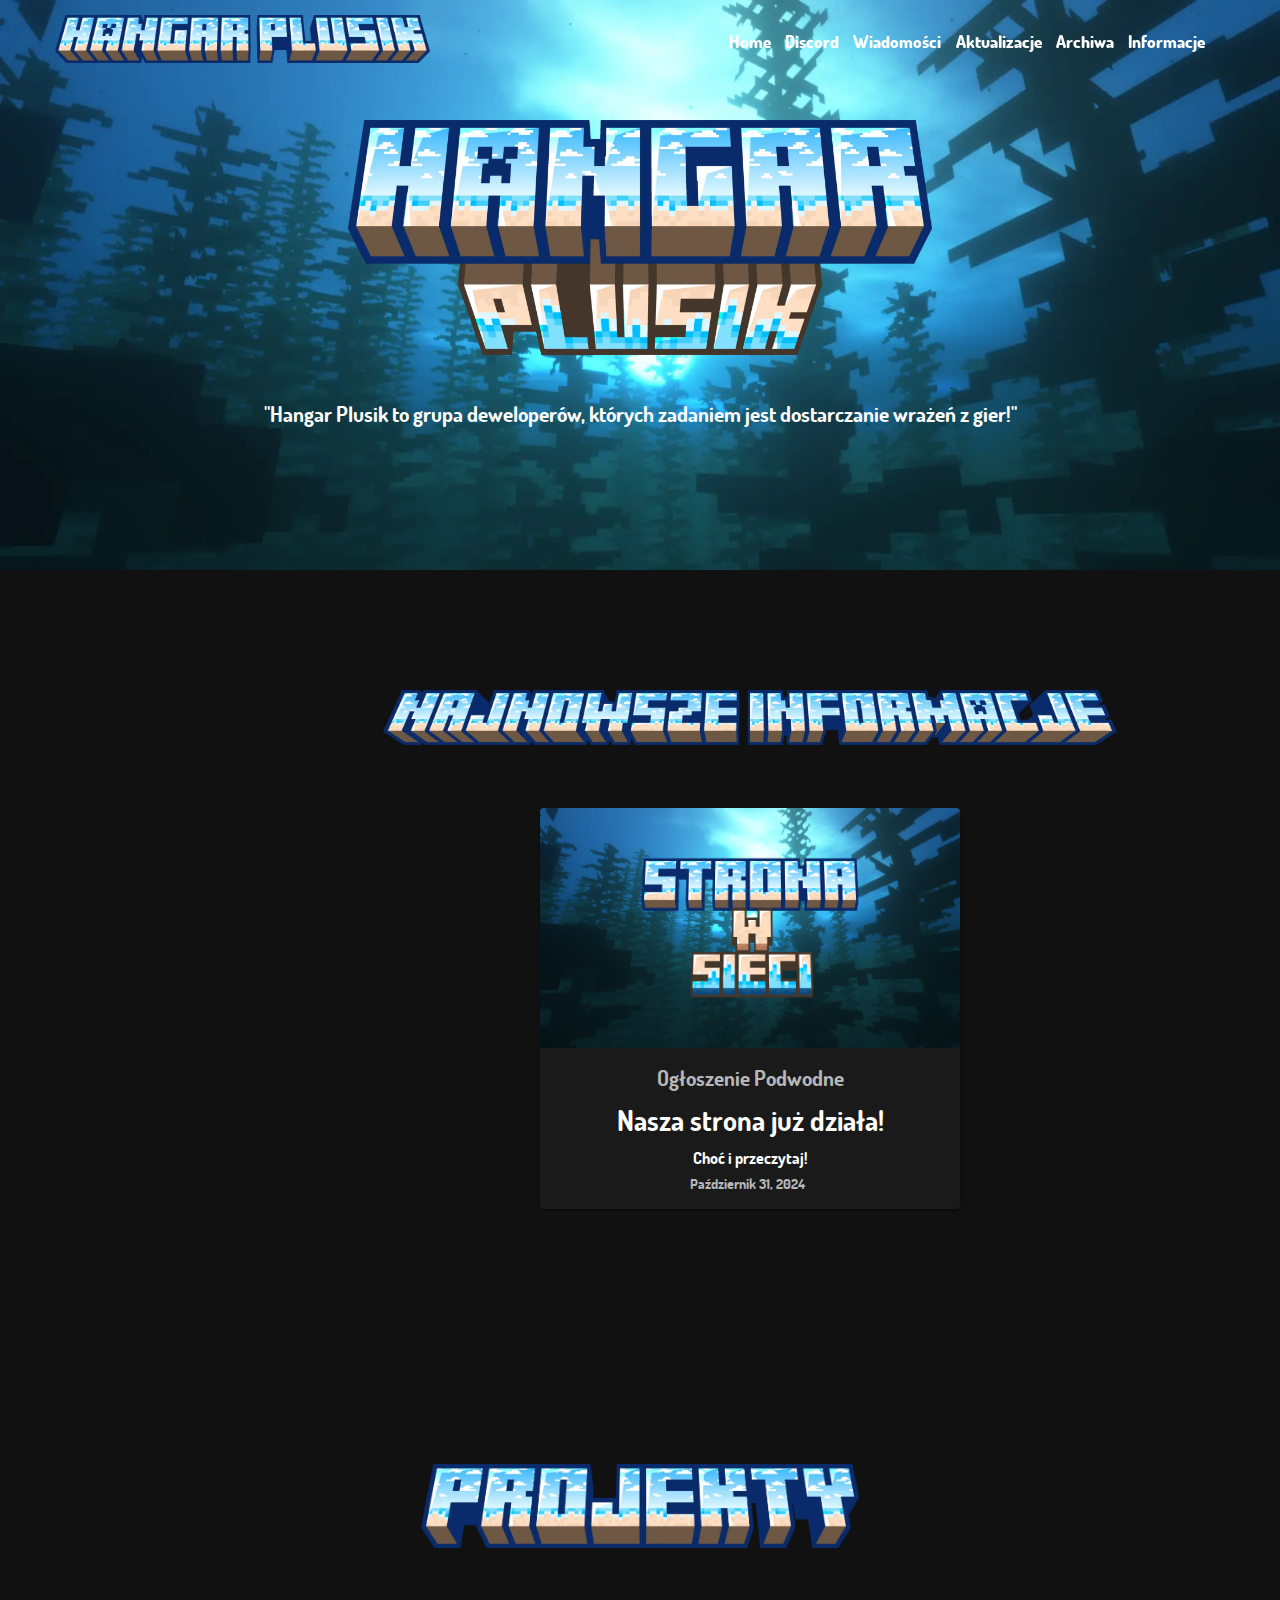
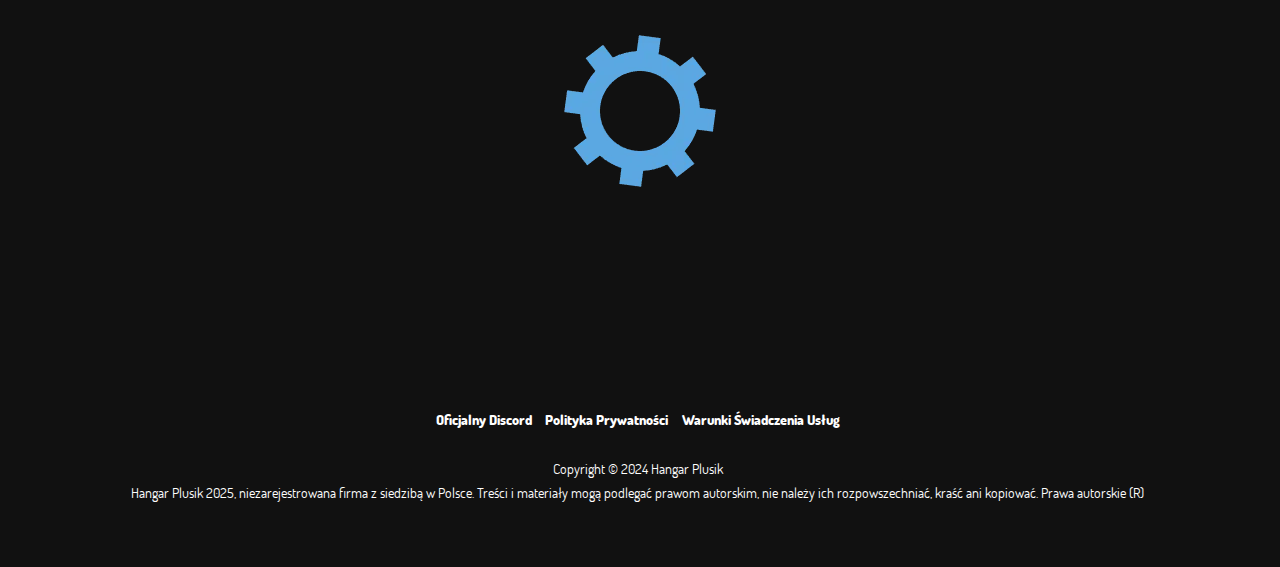
<file: index.html>
<!DOCTYPE html><html lang="pl"><head>
    <meta charset="utf-8">
    <meta http-equiv="x-ua-compatible" content="ie=edge">
    <meta name="keywords" content="wopr,hangar,gry,hangarplusik,iława,iławski,wodne,projekty">
    <meta name="viewport" content="width=device-width, initial-scale=1">
    <title>Hangar Plusik | Zespół Deweloperów</title>
    <meta name="description" content="Hangar Plusik to grupa deweloperów, których zadaniem jest dostarczanie wrażeń z gier!">
    <link rel="icon" href="https://snipedalastor.github.io/assets/img/brand/logo.webp?imageSize=32">
    <link id="fonts" rel="stylesheet" href="https://snipedalastor.github.io/assets/css/fonts.css?v=2">
    <link id="theme" rel="stylesheet" href="https://snipedalastor.github.io/assets/css/style.css?v=6">

    <meta content="Hangar Plusik | Zespół Deweloperów" property="og:title">
    <meta content="Hangar Plusik to grupa deweloperów, których zadaniem jest dostarczanie wrażeń z gier!" property="og:description">
    <meta content="https://hangar.plusik/" property="og:url">
    <meta content="https://snipedalastor.github.io/assets/img/brand/banner.webp" property="og:image">
    <meta content="#0091d4" data-react-helmet="true" name="theme-color">
    <meta name="twitter:card" content="summary_large_image">
</head>
<body>
    <div id="site-loader" class="bg-default">
        <img src="https://snipedalastor.github.io/assets/img/ui/loading.webp">
    </div>
    <div id="image-view" class="gallery-selected">
        <div id="image-view-bg" onclick="closeImage()"></div>
        <div id="image-view-src" title="Kliknij, aby zamknąć." src onclick="closeImage()"></div>
    </div>
    <nav id="navbar">
        <div class="container">
            <div id="navbar-media">
                <a href="https://snipedalastor.github.io/">
                    <img alt="Hangar Plusik" src="https://snipedalastor.github.io/assets/img/brand/banner_wide.webp?imageSize=400">
                </a>
            </div>
            <div id="nav-options">
                <ul class="list-inline">
                    <li><a href="https://snipedalastor.github.io/" class="text-light">Home</a></li>
                    <li><a href="https://snipedalastor.github.io/discord" class="text-light">Discord</a></li>
                    <li><a href="https://snipedalastor.github.io/news" class="text-light">Wiadomości</a></li>
                    <li><a href="https://snipedalastor.github.io/updates" class="text-light">Aktualizacje</a></li>
                    <li><a href="https://snipedalastor.github.io/archives" class="text-light">Archiwa</a></li>
                    <li><a href="https://snipedalastor.github.io/about-us" class="text-light">Informacje</a></li>
                </ul>
            </div>
        </div>
    </nav>
    <page-contents>
        <div id="intro" class="section section-md text-center bg-stars">
            <div class="container">
                <div class="animations-wavingcon">
                    <img src="https://snipedalastor.github.io/assets/img/brand/banner-text.webp?imageSize=1000" alt class="img-responsive5 center-block animations-waving" draggable="false">
                </div>
                <br>
                <h2>
                    "Hangar Plusik to grupa deweloperów, których zadaniem jest dostarczanie wrażeń z gier!"
                </h2>
            </div>
        </div>
        <div id="latest-news" class="section section-md text-center bg-default">
            <div class="container-lg">
                <img src="https://snipedalastor.github.io/assets/img/ui/texts/recent-news.webp?imageSize=600" alt class="img-responsive5 center-block" draggable="false">
                <br>
                <br>
                <div id="news-list" class="flex-row" style="align-items: stretch;">
                    <img src="https://snipedalastor.github.io/assets/img/ui/loading.webp" alt class="img-responsive6 center-block" draggable="false">
                </div>
            </div>
        </div>
        <div id="projects" class="section section-md text-center bg-default">
            <div class="container">
                <img src="https://snipedalastor.github.io/assets/img/ui/texts/projects.webp?imageSize=600" alt class="img-responsive6 center-block" draggable="false">
                <br>
                <br>
                <div id="project-list" class="flex-row">
                    <img src="https://snipedalastor.github.io/assets/img/ui/loading.webp" alt class="img-responsive6 center-block" draggable="false">
                </div>
            </div>
        </div>
    </page-contents>
    <div id="site-footer" class="section section-xs text-center bg-default">
        <div class="container">
            <ul id="footer-links" class="list-inline">
                <li>
                    <a href="https://snipedalastor.github.io/discord" target="_blank" class="text-light">
                        <span>Oficjalny Discord</span>
                    </a>
                </li>
                <li>
                    <a href="https://snipedalastor.github.io/docs/privacy-policy" target="_blank" class="text-light">
                        <span>Polityka Prywatności</span>
                    </a>
                </li>
                <li>
                    <a href="https://snipedalastor.github.io/docs/terms-of-service" target="_blank" class="text-light">
                        <span>Warunki Świadczenia Usług</span>
                    </a>
                </li>
                <br>
                <br>
                <div id="copyright" class="text-secondary-light">
                    <p class="no-margin">Copyright © 2024 Hangar Plusik</p>
                </div>
                <div id="disclaimer1" class="text-secondary-light">
                    <p class="no-margin">Hangar Plusik 2025, niezarejestrowana firma z siedzibą w Polsce.
                        Treści i materiały mogą podlegać prawom autorskim, nie należy ich rozpowszechniać, kraść ani kopiować.
                        Prawa autorskie (R)</p>
                </div>
            </ul>
        </div>
    </div>
    <!-- Scripts -->
     <script src="https://snipedalastor.github.io/assets/js/main.js?v=3"></script>
     <script>
        // News article system.
        async function latestNews() {
                // Get the news list element.
                const newsList = document.getElementById("news-list");
                // Get the articles info list.
                const articleInfo = await asyncFetch(`https://snipedalastor.github.io/list`);
                // Clear the element.
                newsList.innerHTML = "";
                // Generate HTML for each sorted article and append it.
                for (let index = 0; index < 3; index++) {
                    let article = articleInfo[index].article;
                    let properties = articleInfo[index].properties;
                    // Return the finished card.
                    articleListFormatted = `<div class="card card-default nopadding animations-borderhover" style="width: 420px;">
        <div class="card-media cover">
            <a href="https://snipedalastor.github.io/article/${article}">
                <img id="${article}-cover" src="https://snipedalastor.github.io/articles/${article}/banner.webp" height="240" draggable="false">
            </a>
        </div>
        <div class="card-title">
            <h2 class="no-margin text-secondary-light">${properties.tag}</h2>
            <h1 class="no-margin">${properties.name}</h1>
            <h3 class="no-margin">${properties.description}</h3>
            <ul class="list-inline no-margin-top no-margin-bottom">
                <li><h4 class="no-margin text-secondary-light">${properties.date}</h4></li>
            </ul>
        </div>
    </div>`
                    // Append the article to the element.
                    newsList.insertAdjacentHTML("beforeend", articleListFormatted);
                }
            }

        // Project load system.
        async function loadProjects() {
            // Get the project list element.
            const projectList = document.getElementById("project-list");
            // List of projects.
            const projects = {
                "Cyfrowe Starcie": {
                    "hasDownloadCount": true,
                    "tags": [
                        "ANDROID",
                        "IOS"
                    ]
                }
            }

            // Get the project info.
            const projectInfo = await asyncFetch('https://snipedalastor.github.io/info/project/all');
            // Clear the element.
            projectList.innerHTML = "";
            // Loop through each project in the list adding each element.
            for (let index in projects) {
                // Lowercase project name.
                const lowercaseIndex = index.toLowerCase();
                // Define the tags list.
                const tagsFormat = projects[index].tags.map(index => {
                    return `<li><img title="${index.charAt(0).toUpperCase() + index.slice(1)}" src="https://snipedalastor.github.io/img/ui/tags/${index}.webp" alt="" class="badge badge-img center-block" draggable="false"></li>`
                }).join('');
                // Get the project version.
                const projectVersion = (projects[index].hasDownloadCount) ? "Wersja Gry " + projectInfo[index].latestVersion.split("-")[1] : projects[index].version;
                // Define the downloadCount element.
                const downloadCount = (projects[index].hasDownloadCount) ? `<li><h3 class="no-margin">${projectInfo[index].downloadCount.total.toLocaleString()} Pobrane</h3></li>` : "";
                // Define the card format.
                const cardFormat = `
                <div class="card card-default no padding animations-borderhover" style="width: 360px;">
                        <div class="card-media cover">
                            <a href="/creations/${lowercaseIndex}"
                                <img id="${lowercaseIndex}-cover" src="https://snipedalastor.github.io/img/projects/${lowercaseIndex}/tab.webp" height="420" draggable="false">
                            </a>
                        </div>
                        <div class="card-title">
                            <ul class="list-inline">
                                <li><h3 class="no-margin">${projectVersion}</h3></li>
                                ${downloadCount}
                            </ul>
                            <ul class="list-inline">
                                ${tagsFormat}
                            </ul>
                        </div>
                    </div>`
                // Apply the project elements.
                projectList.insertAdjacentHTML("beforeend", cardFormat);
            }
        };
     </script>
</body>
</html>
</file>
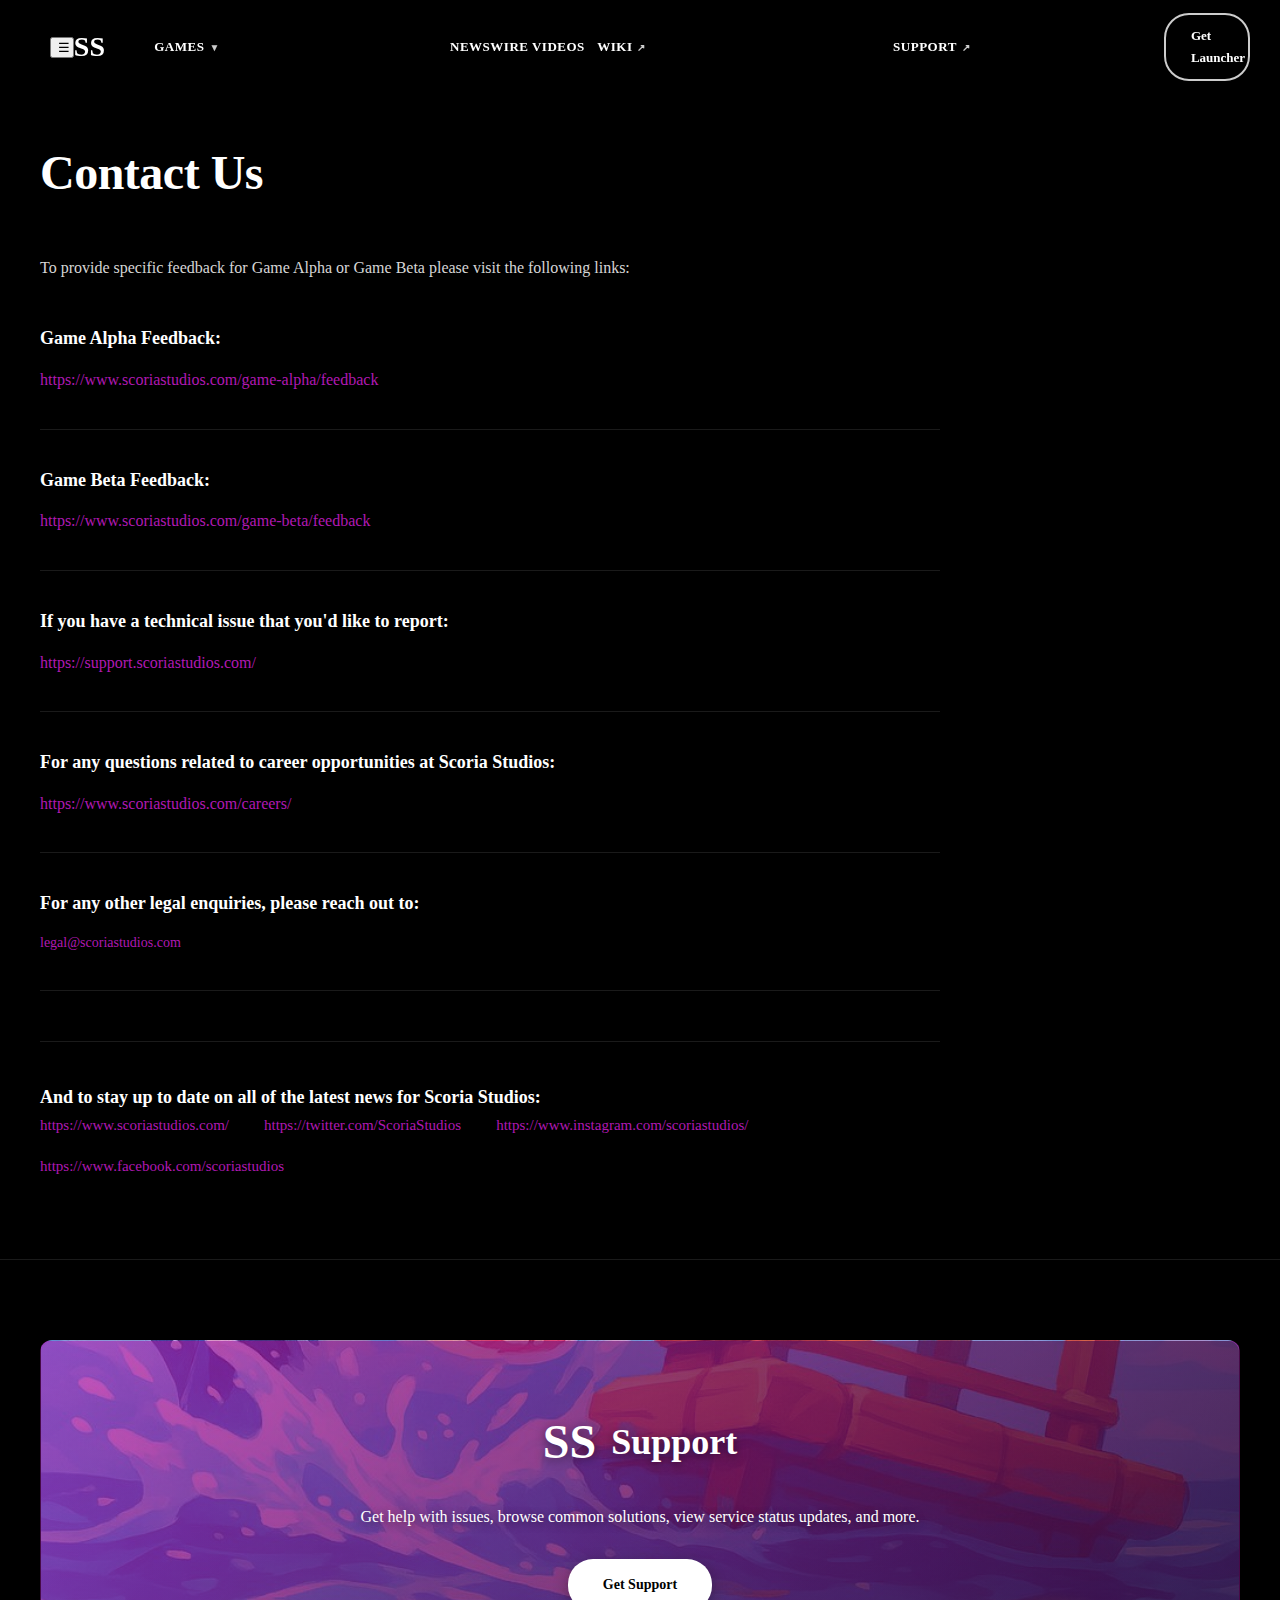
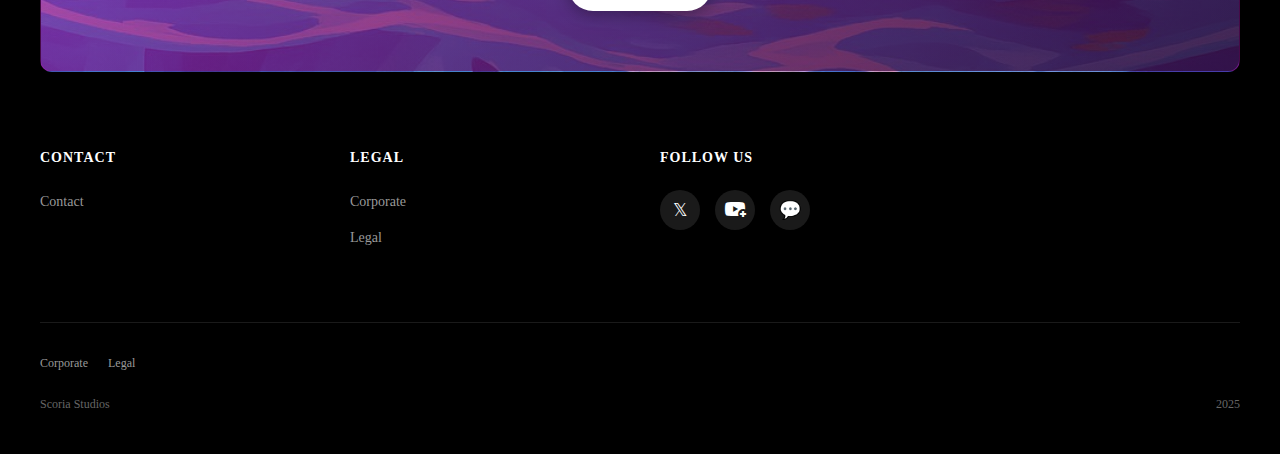
<file: contact.html>
<!DOCTYPE html>
<html lang="en">
<head>
    <meta charset="UTF-8">
    <meta name="viewport" content="width=device-width, initial-scale=1.0">
    <title>Scoria Studios</title>
    <link rel="stylesheet" href="assets/css/style.css">
    <link rel="stylesheet" href="assets/css/navbar.css">
    <link rel="stylesheet" href="assets/css/footer.css">
    <link rel="stylesheet" href="assets/css/contact.css">
    <link rel="stylesheet" href="https://fonts.googleapis.com/css2?family=Material+Symbols+Outlined:opsz,wght,FILL,GRAD@24,400,0,0&icon_names=youtube_activity" />
</head>
<body>

    <!-- Navigation bar -->
    <nav class="navbar" id="navbar">
        <div class="nav-container">
            <!-- Hamburger Menu (Mobile) -->
            <button class="menu-toggle" id="menuToggle" aria-label="Toggle menu">
                <span id="menuIcon">☰</span>
            </button>

            <!-- Logo -->
            <div class="nav-logo">
                <a href="index.html" class="logo-link" id="logoLink">
                    <span class="logo-text">SS</span>
                </a>
            </div>

            <!-- Navigation Links -->
            <ul class="nav-menu" id="navMenu">
                <li class="nav-item dropdown">
                    <a href="#" class="nav-link" id="gamesToggle">
                        <span class="link-text">GAMES</span> 
                        <span class="arrow" id="gamesArrow">▼</span>
                    </a>
                </li>
                <li class="nav-item">
                    <a href="#" class="nav-link">
                        <span class="link-text">NEWSWIRE</span>
                    </a>
                </li>
                <li class="nav-item">
                    <a href="#" class="nav-link">
                        <span class="link-text">VIDEOS</span>
                    </a>
                </li>
                <li class="nav-item dropdown">
                    <a href="#" class="nav-link">
                        <span class="link-text">WIKI</span>
                        <span class="arrow">↗</span>
                    </a>
                </li>
                <li class="nav-item dropdown">
                    <a href="#" class="nav-link">
                        <span class="link-text">SUPPORT</span>
                        <span class="arrow">↗</span>
                    </a>
                </li>
            </ul>

            <!-- Right Side Actions-->
            <div class="nav-actions">
                <a href="https://pixeldrain.com/u/nNPefQbv" class="btn-launcher">Get Launcher</a>
            </div>
        </div>
    </nav>

    <!-- Mobile Overlay -->
    <div class="mobile-overlay" id="mobileOverlay"></div>


    <!-- Featured Games Dropdown -->
    <div class="featured-dropdown" id="featuredDropdown">
        <div class="featured-container">
            <div class="featured-header">
                <h2>Featured Games</h2>
                <a href="games.html" class="view-all-btn">
                    View All
                    <span class="arrow-right">→</span>
                </a>
            </div>
            <div class="featured-games-grid" id="featuredGamesGrid">
                <!-- Games will be loaded here dynamically -->
            </div>
        </div>
    </div>

    <!-- Contact Us Section -->
    <section class="contact-section">
        <div class="contact-container">
            <h1 class="contact-title">Contact Us</h1>
            
            <div class="contact-content">
                <p class="contact-intro">
                    To provide specific feedback for Game Alpha or Game Beta please visit the following links:
                </p>

                <!-- Game Alpha Feedback -->
                <div class="contact-item">
                    <span class="contact-item-title">Game Alpha Feedback:</span>
                    <a href="https://www.scoriastudios.com/game-alpha/feedback" class="contact-item-link">
                        https://www.scoriastudios.com/game-alpha/feedback
                    </a>
                </div>

                <!-- Game Beta Feedback -->
                <div class="contact-item">
                    <span class="contact-item-title">Game Beta Feedback:</span>
                    <a href="https://www.scoriastudios.com/game-beta/feedback" class="contact-item-link">
                        https://www.scoriastudios.com/game-beta/feedback
                    </a>
                </div>

                <!-- Technical Support -->
                <div class="contact-item">
                    <span class="contact-item-title">If you have a technical issue that you'd like to report:</span>
                    <a href="https://support.scoriastudios.com/" class="contact-item-link">
                        https://support.scoriastudios.com/
                    </a>
                </div>

                <!-- Career Opportunities -->
                <div class="contact-item">
                    <span class="contact-item-title">For any questions related to career opportunities at Scoria Studios:</span>
                    <a href="https://www.scoriastudios.com/careers/" class="contact-item-link">
                        https://www.scoriastudios.com/careers/
                    </a>
                </div>

                <!-- Legal Enquiries -->
                <div class="contact-item">
                    <span class="contact-item-title">For any other legal enquiries, please reach out to:</span>
                    <a href="mailto:legal@scoriastudios.com" class="contact-email">
                        legal@scoriastudios.com
                    </a>
                </div>

                <!-- Social Media Section -->
                <div class="contact-social-section">
                    <span class="contact-social-title">And to stay up to date on all of the latest news for Scoria Studios:</span>
                    <div class="contact-social-links">
                        <a href="https://www.scoriastudios.com/" class="contact-social-link">https://www.scoriastudios.com/</a>
                        <a href="https://twitter.com/ScoriaStudios" class="contact-social-link">https://twitter.com/ScoriaStudios</a>
                        <a href="https://www.instagram.com/scoriastudios/" class="contact-social-link">https://www.instagram.com/scoriastudios/</a>
                        <a href="https://www.facebook.com/scoriastudios" class="contact-social-link">https://www.facebook.com/scoriastudios</a>
                    </div>
                </div>
            </div>
        </div>
    </section>

    <!-- Footer Section -->
    <footer class="footer-section">
        <div class="footer-container">
            <!-- Support Banner -->
            <div class="footer-support-banner">
                <div class="support-logo">
                    <span class="support-logo-icon">SS</span>
                    <span class="support-logo-text">Support</span>
                </div>
                <p class="support-description">Get help with issues, browse common solutions, view service status updates, and more.</p>
                <a href="#support" class="btn-get-support">
                    Get Support
                </a>
            </div>

            <!-- Footer Content -->
            <div class="footer-content">
                <!-- Contact Column -->
                <div class="footer-column">
                    <h3>Contact</h3>
                    <ul class="footer-links">
                        <li><a href="contact.html">Contact</a></li>
                    </ul>
                </div>

                <!-- Legal Column -->
                <div class="footer-column">
                    <h3>Legal</h3>
                    <ul class="footer-links">
                        <li><a href="corporate.html">Corporate</a></li>
                        <li><a href="legal.html">Legal</a></li>
                    </ul>
                </div>

                <!-- Social Media Column -->
                <div class="footer-column">
                    <h3>Follow Us</h3>
                    <div class="footer-social">
                        <a href="https://twitter.com" class="social-icon" aria-label="X (Twitter)" target="_blank" rel="noopener noreferrer">𝕏</a>
                        <a href="https://youtube.com" class="social-icon" aria-label="YouTube" target="_blank" rel="noopener noreferrer"><span class="material-symbols-outlined">youtube_activity</span></a>
                        <a href="https://discord.com" class="social-icon" aria-label="Discord" target="_blank" rel="noopener noreferrer">💬</a>
                    </div>
                </div>

                <!-- Empty Column (for grid balance) -->
                <div class="footer-column">
                </div>
            </div>

            <!-- Footer Bottom -->
            <div class="footer-bottom">
                <div class="footer-legal">
                    <a href="corporate.html">Corporate</a>
                    <a href="legal.html">Legal</a>
                </div>
                <div class="footer-info">
                    <div class="footer-locations">
                        <span>Scoria Studios</span>
                    </div>
                    <div class="footer-copyright">
                        2025
                    </div>
                </div>
            </div>
        </div>
    </footer>

    <!-- Scripts -->
    <script src="assets/js/script.js"></script>
    <script src="assets/js/featuredGames.js"></script>
    
</body>
</html>
</file>
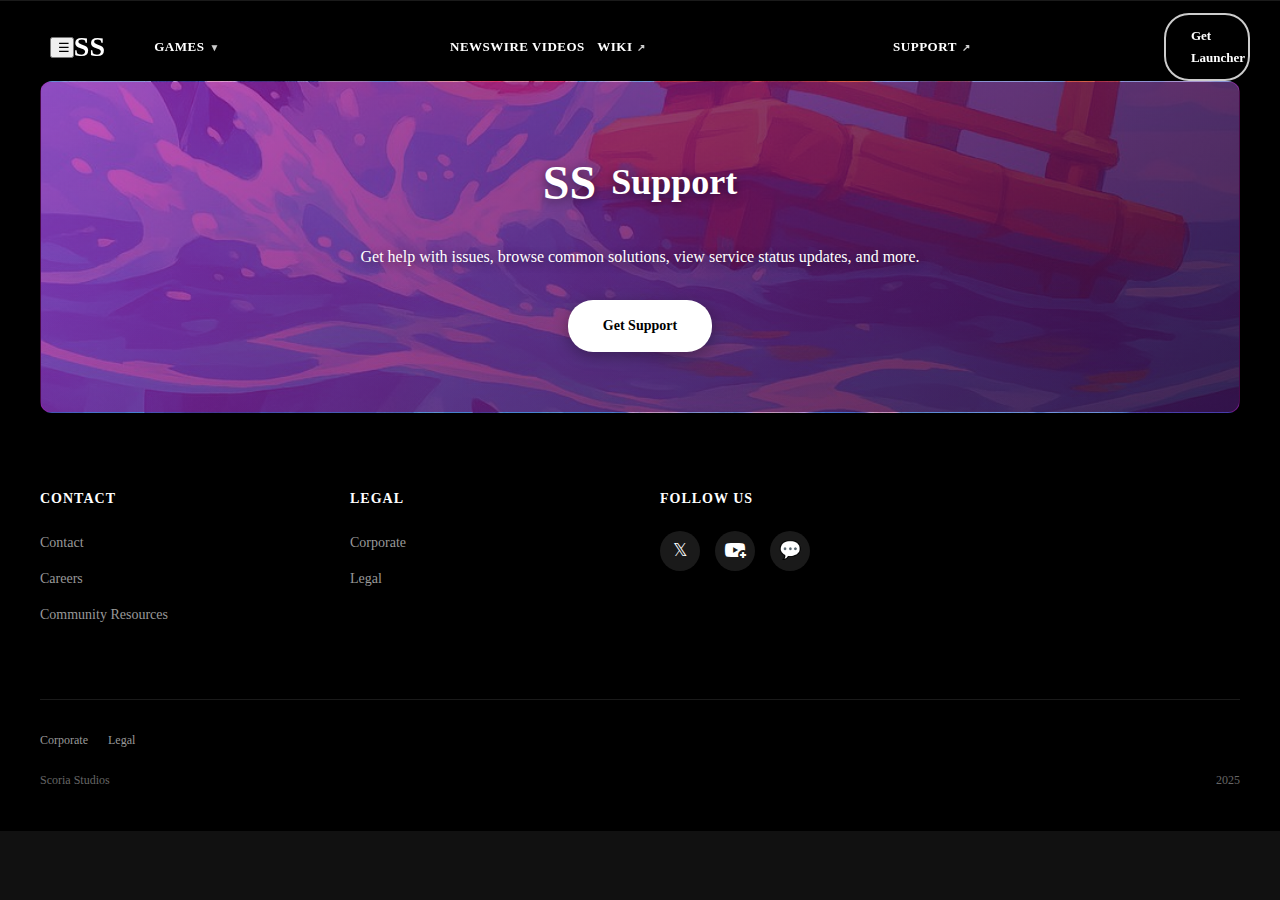
<file: corporate.html>
<!DOCTYPE html>
<html lang="en">
<head>
    <meta charset="UTF-8">
    <meta name="viewport" content="width=device-width, initial-scale=1.0">
    <title>Scoria Studios</title>
    <link rel="stylesheet" href="assets/css/style.css">
    <link rel="stylesheet" href="assets/css/navbar.css">
    <link rel="stylesheet" href="assets/css/footer.css">
    <link rel="stylesheet" href="https://fonts.googleapis.com/css2?family=Material+Symbols+Outlined:opsz,wght,FILL,GRAD@24,400,0,0&icon_names=youtube_activity" />
</head>
<body>

    <!-- Navigation bar -->
    <nav class="navbar" id="navbar">
        <div class="nav-container">
            <!-- Hamburger Menu (Mobile) -->
            <button class="menu-toggle" id="menuToggle" aria-label="Toggle menu">
                <span id="menuIcon">☰</span>
            </button>

            <!-- Logo -->
            <div class="nav-logo">
                <a href="index.html" class="logo-link" id="logoLink">
                    <span class="logo-text">SS</span>
                </a>
            </div>

            <!-- Navigation Links -->
            <ul class="nav-menu" id="navMenu">
                <li class="nav-item dropdown">
                    <a href="#" class="nav-link" id="gamesToggle">
                        <span class="link-text">GAMES</span> 
                        <span class="arrow" id="gamesArrow">▼</span>
                    </a>
                </li>
                <li class="nav-item">
                    <a href="#" class="nav-link">
                        <span class="link-text">NEWSWIRE</span>
                    </a>
                </li>
                <li class="nav-item">
                    <a href="#" class="nav-link">
                        <span class="link-text">VIDEOS</span>
                    </a>
                </li>
                <li class="nav-item dropdown">
                    <a href="#" class="nav-link">
                        <span class="link-text">WIKI</span>
                        <span class="arrow">↗</span>
                    </a>
                </li>
                <li class="nav-item dropdown">
                    <a href="#" class="nav-link">
                        <span class="link-text">SUPPORT</span>
                        <span class="arrow">↗</span>
                    </a>
                </li>
            </ul>

            <!-- Right Side Actions-->
            <div class="nav-actions">
                <a href="https://pixeldrain.com/u/nNPefQbv" class="btn-launcher">Get Launcher</a>
            </div>
        </div>
    </nav>

    <!-- Mobile Overlay -->
    <div class="mobile-overlay" id="mobileOverlay"></div>


    <!-- Featured Games Dropdown -->
    <div class="featured-dropdown" id="featuredDropdown">
        <div class="featured-container">
            <div class="featured-header">
                <h2>Featured Games</h2>
                <a href="games.html" class="view-all-btn">
                    View All
                    <span class="arrow-right">→</span>
                </a>
            </div>
            <div class="featured-games-grid" id="featuredGamesGrid">
                <!-- Games will be loaded here dynamically -->
            </div>
        </div>
    </div>

    <!-- Footer Section -->
    <footer class="footer-section">
        <div class="footer-container">
            <!-- Support Banner -->
            <div class="footer-support-banner">
                <div class="support-logo">
                    <span class="support-logo-icon">SS</span>
                    <span class="support-logo-text">Support</span>
                </div>
                <p class="support-description">Get help with issues, browse common solutions, view service status updates, and more.</p>
                <a href="#support" class="btn-get-support">
                    Get Support
                </a>
            </div>

            <!-- Footer Content -->
            <div class="footer-content">
                <!-- Contact Column -->
                <div class="footer-column">
                    <h3>Contact</h3>
                    <ul class="footer-links">
                        <li><a href="#contact">Contact</a></li>
                        <li><a href="#careers">Careers</a></li>
                        <li><a href="#community">Community Resources</a></li>
                    </ul>
                </div>

                <!-- Legal Column -->
                <div class="footer-column">
                    <h3>Legal</h3>
                    <ul class="footer-links">
                        <li><a href="corporate.html">Corporate</a></li>
                        <li><a href="legal.html">Legal</a></li>
                    </ul>
                </div>

                <!-- Social Media Column -->
                <div class="footer-column">
                    <h3>Follow Us</h3>
                    <div class="footer-social">
                        <a href="https://twitter.com" class="social-icon" aria-label="X (Twitter)" target="_blank" rel="noopener noreferrer">𝕏</a>
                        <a href="https://youtube.com" class="social-icon" aria-label="YouTube" target="_blank" rel="noopener noreferrer"><span class="material-symbols-outlined">youtube_activity</span></a>
                        <a href="https://discord.com" class="social-icon" aria-label="Discord" target="_blank" rel="noopener noreferrer">💬</a>
                    </div>
                </div>

                <!-- Empty Column (for grid balance) -->
                <div class="footer-column">
                </div>
            </div>

            <!-- Footer Bottom -->
            <div class="footer-bottom">
                <div class="footer-legal">
                    <a href="corporate.html">Corporate</a>
                    <a href="legal.html">Legal</a>
                </div>
                <div class="footer-info">
                    <div class="footer-locations">
                        <span>Scoria Studios</span>
                    </div>
                    <div class="footer-copyright">
                        2025
                    </div>
                </div>
            </div>
        </div>
    </footer>

    <!-- Scripts -->
    <script src="assets/js/script.js"></script>
    <script src="assets/js/featuredGames.js"></script>
</body>
</html>
</file>
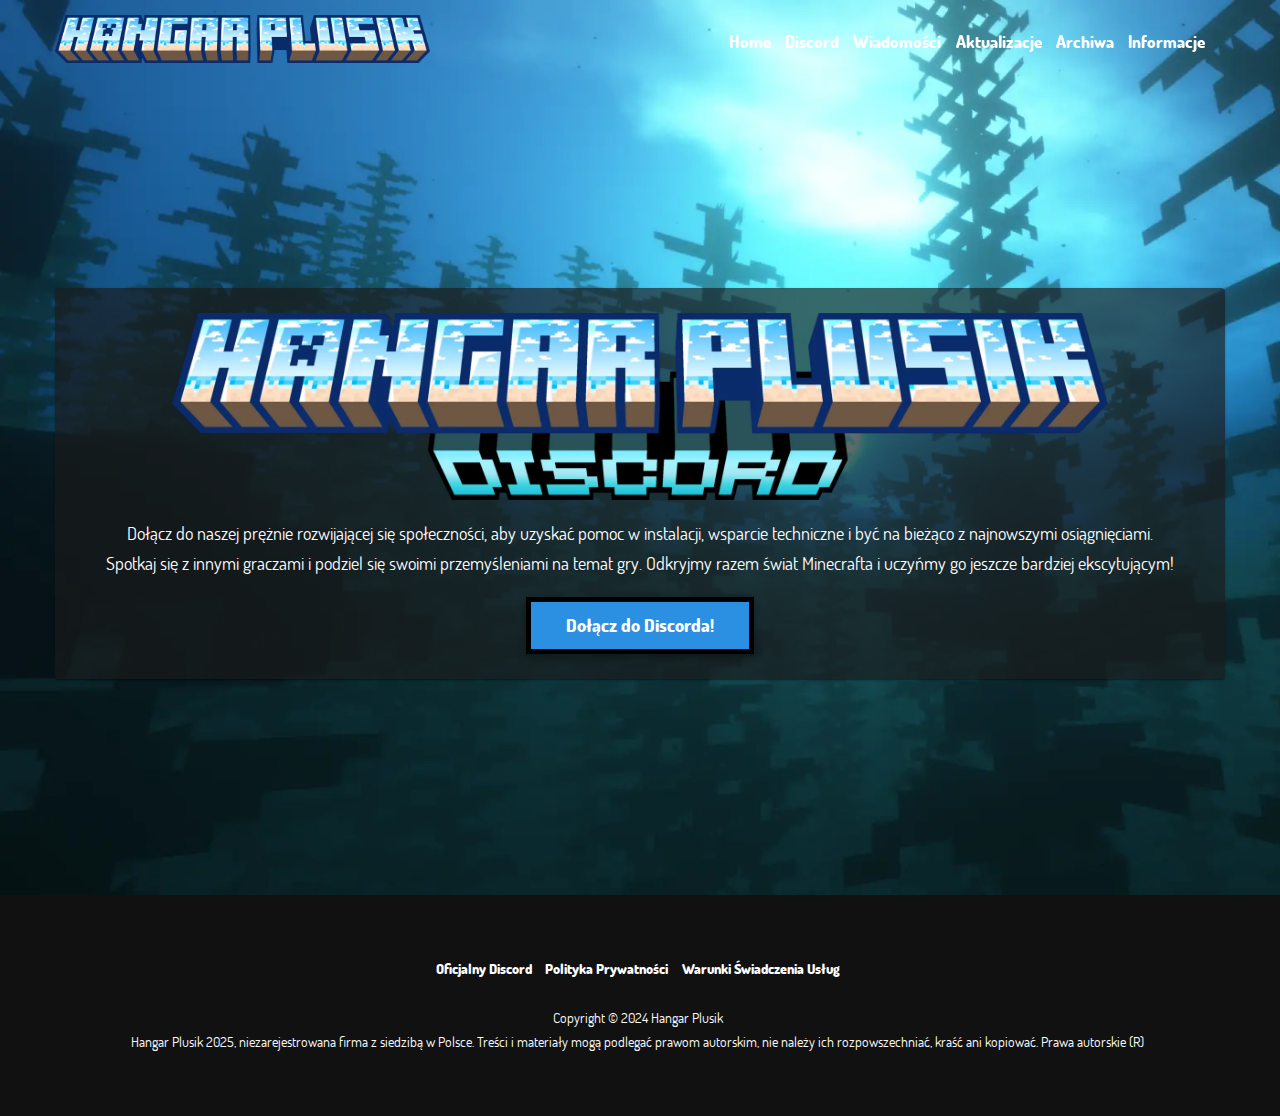
<file: discord.html>
<!DOCTYPE html><html lang="pl"><head>
        <meta charset="utf-8">
        <meta http-equiv="x-ua-compatible" content="ie=edge">
        <meta name="keywords" content="wopr,hangar,gry,hangarplusik,iława,iławski,wodne,projekty">
        <meta name="viewport" content="width=device-width, initial-scale=1">
        <title>Discord | Hangar Plusik</title>
        <meta name="description" content="Dołącz do naszej prężnie rozwijającej się społeczności, aby uzyskać pomoc w instalacji, wsparcie techniczne i być na bieżąco z
                najnowszymi osiągnięciami!">
        <link rel="icon" href="https://snipedalastor.github.io/assets/img/brand/logo.webp>imageSize=32">
        <link id="fonts" rel="stylesheet" href="https://snipedalastor.github.io/assets/css/fonts.css?v=2">
        <link id="theme" rel="stylesheet" href="https://snipedalastor.github.io/assets/css/style.css?v=6">

        <meta content="Discord | Hangar Plusik" property="og:title">
        <meta content="Dołącz do naszej prężnie rozwijającej się społeczności, aby uzyskać pomoc w instalacji, wsparcie techniczne i być na bieżąco z
                najnowszymi osiągnięciami!" property="og:description">
        <meta content="https://hangar.plusik/" property="og:url">
        <meta content="https://snipedalastor.github.io/assets/img/brand/banner.webp" property="og:image">
        <meta content="#0091d4" data-react-helmet="true" name="theme-color">
        <meta name="twitter:card" content="summary_large_image">

            <style>
                #questions-warning {
                    position: fixed;
                    z-index: 99999;
                    width: 100%;
                    height: 100%;

                    transition: all 0.5s ease-in-out;
                    transition-property: opacity;
                }

                .disabled {
                    filter: contrast(0.5) brightness(0.5);
                    pointer-events: none;
                }
            </style>
    </head>

    <body>
        <div id="site-loader" class="bg-default">
            <img src="https://snipedalastor.github.io/assets/img/ui/loading.webp">
        </div>
        <div id="image-view" class="gallery-selected">
            <div id="image-view-bg" onclick="closeImage()"></div>
            <div id="image-view-src" title="Kliknij, aby zamknąć." src onclick="closeImage()"></div>
        </div>
        <nav id="navbar">
            <div class="container">
                <div id="navbar-media">
                    <a href="https://snipedalastor.github.io/">
                        <img alt="Hangar Plusik" src="https://snipedalastor.github.io/assets/img/brand/banner_wide.webp?imageSize=400">
                    </a>
                </div>
                <div id="nav-options">
                    <ul class="list-inline">
                        <li><a href="https://snipedalastor.github.io/" class="text-light">Home</a></li>
                        <li><a href="https://snipedalastor.github.io/discord" class="text-light">Discord</a></li>
                        <li><a href="https://snipedalastor.github.io/news" class="text-light">Wiadomości</a></li>
                        <li><a href="https://snipedalastor.github.io/updates" class="text-light">Aktualizacje</a></li>
                        <li><a href="https://snipedalastor.github.io/archives" class="text-light">Archiwa</a></li>
                        <li><a href="https://snipedalastor.github.io/about-us" class="text-light">Informacje</a></li>
                    </ul>
                </div>
            </div>
        </nav>
        <page-contents>
        <div id="questions-warning" class="text-center bg-default" style="display: none; opacity: 0;">
            <div class="centered-block">
                <h1 class="no-margin-bottom" style="color: red; font-size: 80px;">UWAGA!</h1>
                <p class="no-margin-top" style="font-size: 2vh;">Jeśli jesteś tutaj, aby zadać pytanie, przeczytaj stronę tworzenia
                    strony projektu
                    znajdującą się <a target="_blank" href="https://snipedalastor.github.io/#projects">TUTAJ</a>przed zadaniem nowego
                    pytanie. Jeśli na stronie projektu nie ma odpowiedzi na Twoje pytanie, zadawaj je wyłącznie na kanale <span style="color: #0091d4; font-weight: bold;">#PYTANIA</span>.
                </p>
                <a id="accept-button" class="btn ui-hangar text-light disabled">Zgadzam się.</a>
            </div>
        </div>
        <div class="section section-lg text-center bg-stars">
            <div class="container">
                <br>
                <br>
                <br>
                <br>
                <br>
                <br>
                <br>
                <br>
                <br>
                <div class="flex-column text-center card card-default-transparent" style="padding-top: 25px; padding-bottom: 25px;">
                    <img class="img-responsive2" draggable="false" src="https://snipedalastor.github.io/assets/img/ui/texts/discord.webp">
                    <p class="text-large">Dołącz do naszej prężnie rozwijającej się społeczności, aby uzyskać pomoc w instalacji, wsparcie techniczne i
                        być na bieżąco z najnowszymi osiągnięciami. Spotkaj się z innymi graczami i podziel się swoimi przemyśleniami na temat
                        gry. Odkryjmy razem świat Minecrafta i uczyńmy go jeszcze bardziej ekscytującym!</p>
                    <a onclick="displayQuestionsPrompt()" class="btn ui-hangar text-light">Dołącz do Discorda!</a>
                </div>
                <br>
                <br>
                <br>
                <br>
                <br>
                <br>
            </div>
        </div>
</page-contents>
    <div id="site-footer" class="section section-xs text-center bg-default">
        <div class="container">
            <ul id="footer-links" class="list-inline">
                <li>
                    <a href="https://snipedalastor.github.io/discord" target="_blank" class="text-light">
                        <span>Oficjalny Discord</span>
                    </a>
                </li>
                <li>
                    <a href="https://snipedalastor.github.io/privacy-policy" target="_blank" class="text-light">
                        <span>Polityka Prywatności</span>
                    </a>
                </li>
                <li>
                    <a href="https://snipedalastor.github.io/terms-of-service" target="_blank" class="text-light">
                        <span>Warunki Świadczenia Usług</span>
                    </a>
                </li>
                <br><br>
                <div id="copyright" class="text-secondary-light">
                    <p class="no-margin">Copyright © 2024 Hangar Plusik</p>
                </div>
                <div id="disclaimer1" class="text-secondary-light">
                    <p class="no-margin">Hangar Plusik 2025, niezarejestrowana firma z siedzibą w Polsce.
                        Treści i materiały mogą podlegać prawom autorskim, nie należy ich rozpowszechniać, kraść ani kopiować.
                        Prawa autorskie (R)</p>
                </div>
        </ul></div>
    </div>

    <!-- Scripts -->
     <script src="https://snipedalastor.github.io/assets/js/main.js?v=3"></script>


        <script>
            // Play the clip of AI reading the audio.
            const audio = new Audio(
                "https://snipedalastor.github.io/assets/audio/questions.mp3"
            );

            // Update the time.
            let time = setInterval(function () {
                updateTime(parseInt(audio.currentTime));
            }, 1000);
            // Questions prompt
            function displayQuestionsPrompt() {
                // Play the clip of AI reading the audio.
                audio.volume = 1; // volume between 0 and 1
                audio.loop = false;
                audio.onended = allowButtonPressing;
                audio.play();

                // Get the questions element id.
                const questionsElement = document.getElementById("questions-warning")
                // Set the display to flex.
                questionsElement.style.display = "block";
                setTimeout(function () {
                    questionsElement.style.opacity = "10";
                }, 100);
            }

            // Define the accept button.
            let acceptButton = document.getElementById("accept-button")
            function allowButtonPressing() {
                // Make the button clickable.
                acceptButton.classList.remove("disabled");
                // Stop the time interval.
                clearInterval(time);
                // Set the acceptText to the value we want.
                acceptButton.innerText = "Zgadzam się.";
                // Set the link of the discord on the button.
                acceptButton.href = "https://discord.gg/"
            }

            function updateTime(time) {
                let fullTime = 27;
                // Set the acceptText to the time value.
                acceptButton.innerText = "Proszę czekać | " + (fullTime - time);
                console.log(time)
            }
        </script>
    </body>
</html>
</file>
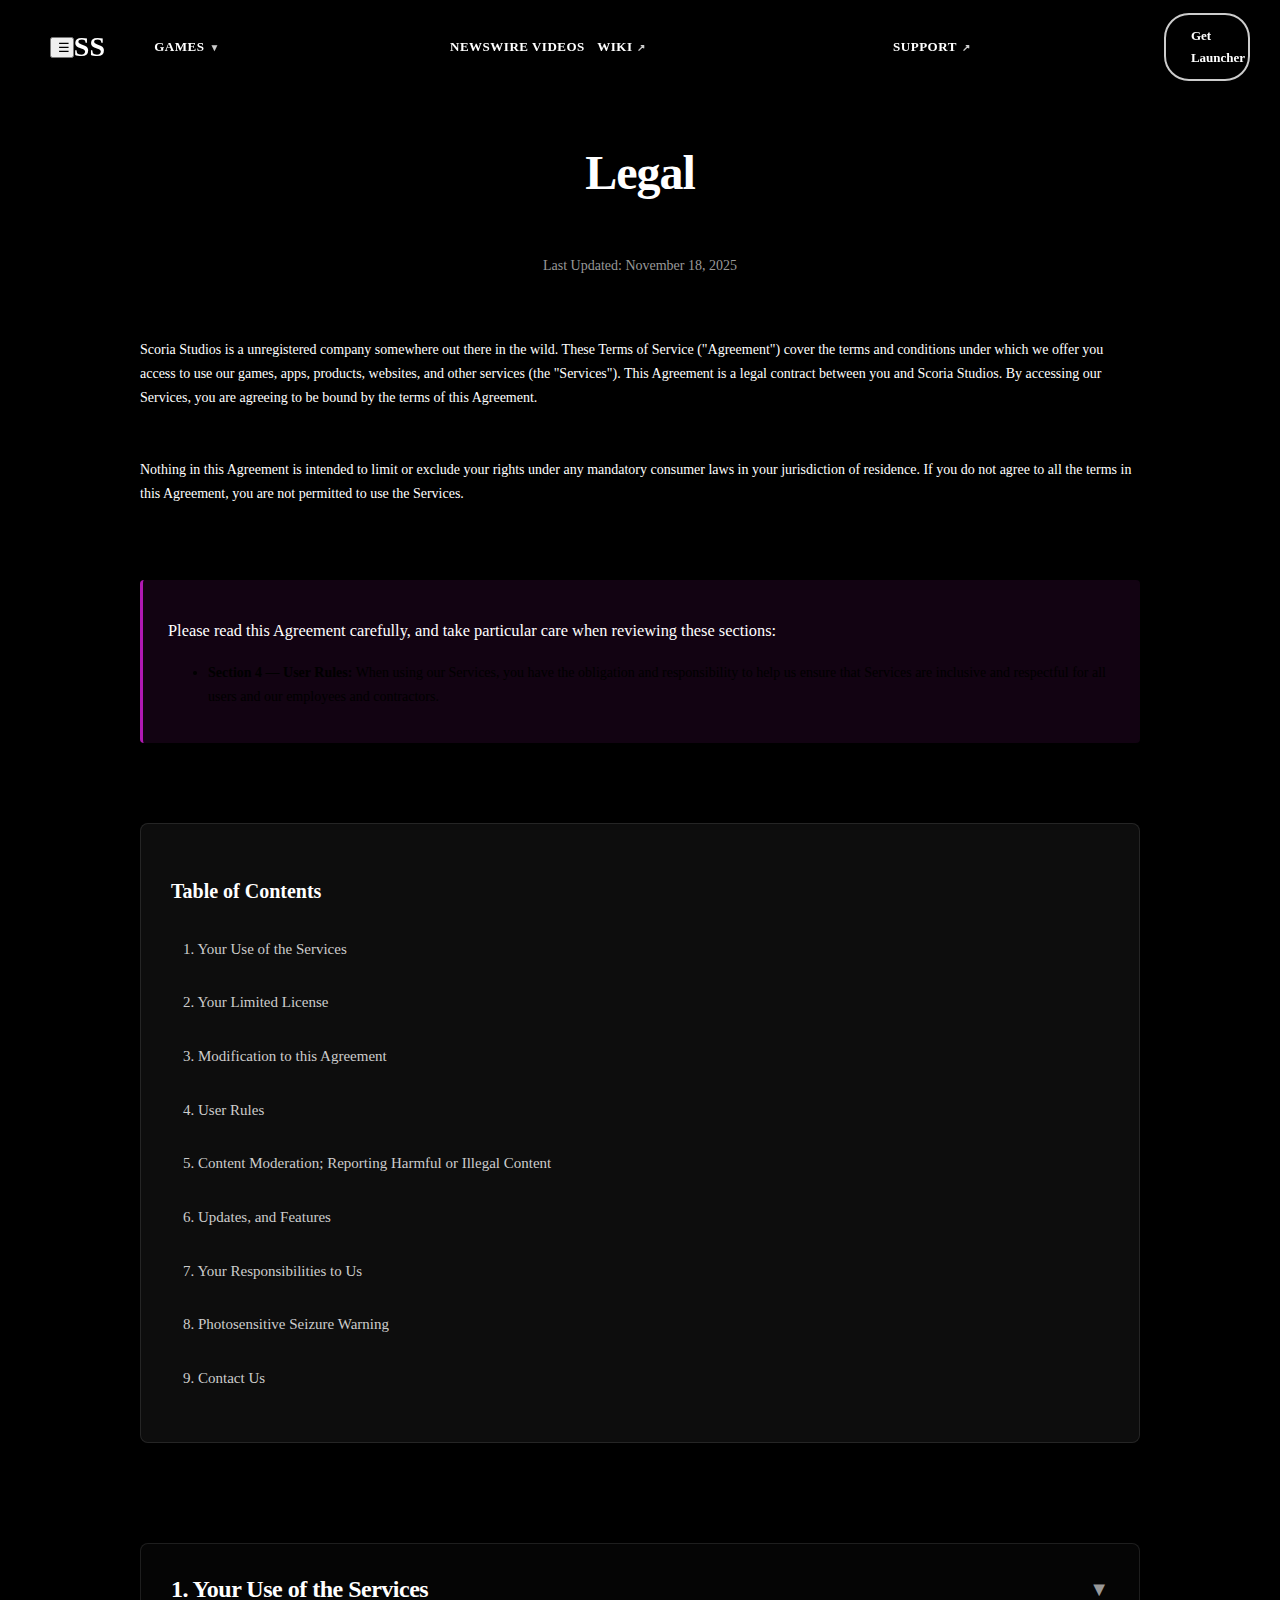
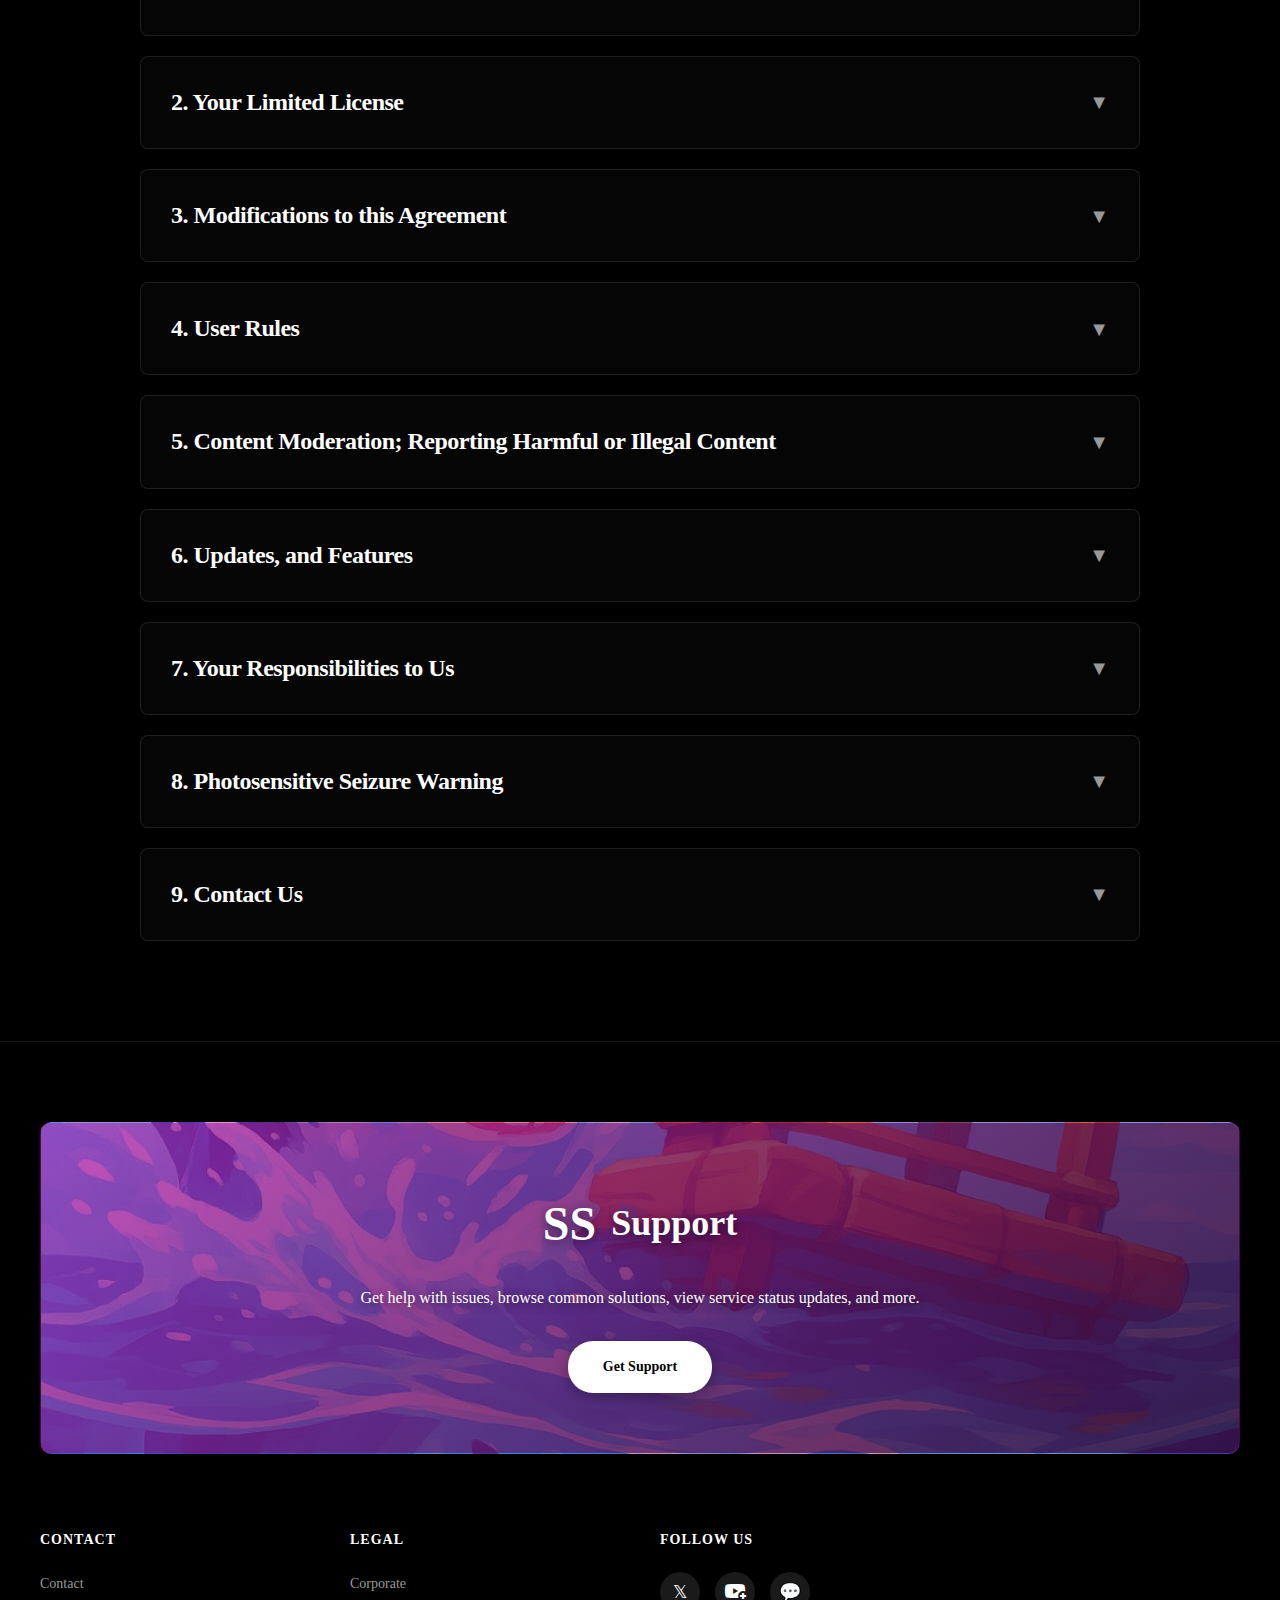
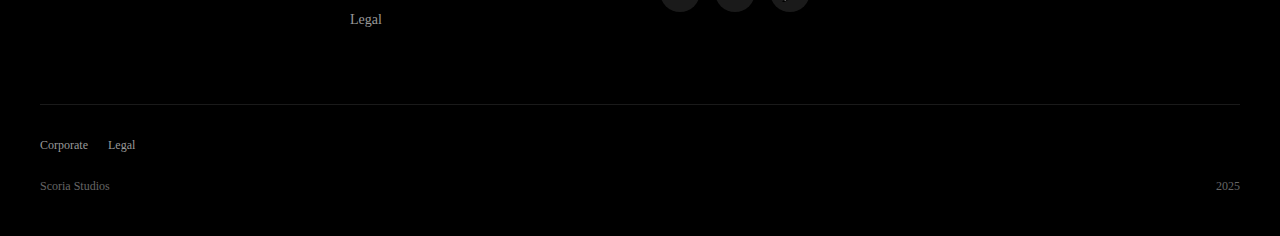
<file: legal.html>
<!DOCTYPE html>
<html lang="en">
<head>
    <meta charset="UTF-8">
    <meta name="viewport" content="width=device-width, initial-scale=1.0">
    <title>Scoria Studios</title>
    <link rel="stylesheet" href="assets/css/style.css">
    <link rel="stylesheet" href="assets/css/navbar.css">
    <link rel="stylesheet" href="assets/css/footer.css">
    <link rel="stylesheet" href="assets/css/legal.css">
    <link rel="stylesheet" href="https://fonts.googleapis.com/css2?family=Material+Symbols+Outlined:opsz,wght,FILL,GRAD@24,400,0,0&icon_names=youtube_activity" />
</head>
<body>

    <!-- Navigation bar -->
    <nav class="navbar" id="navbar">
        <div class="nav-container">
            <!-- Hamburger Menu (Mobile) -->
            <button class="menu-toggle" id="menuToggle" aria-label="Toggle menu">
                <span id="menuIcon">☰</span>
            </button>

            <!-- Logo -->
            <div class="nav-logo">
                <a href="index.html" class="logo-link" id="logoLink">
                    <span class="logo-text">SS</span>
                </a>
            </div>

            <!-- Navigation Links -->
            <ul class="nav-menu" id="navMenu">
                <li class="nav-item dropdown">
                    <a href="#" class="nav-link" id="gamesToggle">
                        <span class="link-text">GAMES</span> 
                        <span class="arrow" id="gamesArrow">▼</span>
                    </a>
                </li>
                <li class="nav-item">
                    <a href="#" class="nav-link">
                        <span class="link-text">NEWSWIRE</span>
                    </a>
                </li>
                <li class="nav-item">
                    <a href="#" class="nav-link">
                        <span class="link-text">VIDEOS</span>
                    </a>
                </li>
                <li class="nav-item dropdown">
                    <a href="#" class="nav-link">
                        <span class="link-text">WIKI</span>
                        <span class="arrow">↗</span>
                    </a>
                </li>
                <li class="nav-item dropdown">
                    <a href="#" class="nav-link">
                        <span class="link-text">SUPPORT</span>
                        <span class="arrow">↗</span>
                    </a>
                </li>
            </ul>

            <!-- Right Side Actions-->
            <div class="nav-actions">
                <a href="https://pixeldrain.com/u/nNPefQbv" class="btn-launcher">Get Launcher</a>
            </div>
        </div>
    </nav>

    <!-- Mobile Overlay -->
    <div class="mobile-overlay" id="mobileOverlay"></div>

    <!-- Featured Games Dropdown -->
    <div class="featured-dropdown" id="featuredDropdown">
        <div class="featured-container">
            <div class="featured-header">
                <h2>Featured Games</h2>
                <a href="games.html" class="view-all-btn">
                    View All
                    <span class="arrow-right">→</span>
                </a>
            </div>
            <div class="featured-games-grid" id="featuredGamesGrid">
                <!-- Games will be loaded here dynamically -->
            </div>
        </div>
    </div>

    <!-- Legal Page Content -->
    <main class="legal-page">
        <div class="legal-container">
            
            <!-- Page Title -->
            <h1 class="legal-title">Legal</h1>
            <p class="legal-updated">Last Updated: November 18, 2025</p>

            <!-- Introduction -->
            <div class="legal-intro">
                <p>Scoria Studios is a unregistered company somewhere out there in the wild. These Terms of Service ("Agreement") cover the terms and conditions under which we offer you access to use our games, apps, products, websites, and other services (the "Services"). This Agreement is a legal contract between you and Scoria Studios. By accessing our Services, you are agreeing to be bound by the terms of this Agreement.</p>
                
                <div class="spacer"></div>
                
                <p>Nothing in this Agreement is intended to limit or exclude your rights under any mandatory consumer laws in your jurisdiction of residence. If you do not agree to all the terms in this Agreement, you are not permitted to use the Services.</p>
            </div>

            <div class="spacer-lg"></div>

            <!-- Important Notices -->
            <div class="legal-highlight">
                <h3>Please read this Agreement carefully, and take particular care when reviewing these sections:</h3>
                <ul>
                    <li><strong>Section 4 — User Rules:</strong> When using our Services, you have the obligation and responsibility to help us ensure that Services are inclusive and respectful for all users and our employees and contractors.</li>
                </ul>
            </div>

            <div class="spacer-xl"></div>

            <!-- Table of Contents -->
            <div class="legal-toc">
                <h3>Table of Contents</h3>
                <ul>
                    <li><a href="#section-1">1. Your Use of the Services</a></li>
                    <li><a href="#section-2">2. Your Limited License</a></li>
                    <li><a href="#section-3">3. Modification to this Agreement</a></li>
                    <li><a href="#section-4">4. User Rules</a></li>
                    <li><a href="#section-5">5. Content Moderation; Reporting Harmful or Illegal Content</a></li>
                    <li><a href="#section-6">6. Updates, and Features</a></li>
                    <li><a href="#section-7">7. Your Responsibilities to Us</a></li>
                    <li><a href="#section-8">8. Photosensitive Seizure Warning</a></li>
                    <li><a href="#section-9">9. Contact Us</a></li>
                </ul>
            </div>

            <div class="spacer-xl"></div>

            <!-- Section 1 -->
            <div class="legal-section" id="section-1">
                <div class="legal-section-header">
                    <h2>1. Your Use of the Services</h2>
                    <span class="section-arrow">▼</span>
                </div>
                <div class="legal-section-content">
                    <h3>1.1. Age Restrictions and Legal Responsibility</h3>
                    <p>As used in this Agreement, "you" or "your" means the individual user interacting with our Services, or if such user is below the minimum legal age of adulthood in their country of residence ("Minor"), the user's parent or legal guardian entering into this Agreement on their behalf. Minors must ask their parent or guardian to review and explain this Agreement to them, and to agree to this Agreement on their behalf. If you accept this Agreement on behalf of a Minor, you should supervise the Minor's use of the Services.</p>
                    
                    <div class="spacer"></div>
                    
                    <p>If you are the parent or guardian of a Minor and you agreed to this Agreement on their behalf, you agree that you will be responsible for all uses of the Services, by that Minor whether or not such uses were explicitly authorized by you. You are legally and financially responsible for all of your actions while using or accessing the Services.</p>

                </div>
            </div>

            <!-- Section 2 -->
            <div class="legal-section" id="section-2">
                <div class="legal-section-header">
                    <h2>2. Your Limited License</h2>
                    <span class="section-arrow">▼</span>
                </div>
                <div class="legal-section-content">
                    <h3>2.1. We Reserve All Rights to our IP</h3>
                    <p>We, and our licensors, own and reserve all rights, title, and interest in and to the Services, including all:</p>
                    
                    <ul>
                        <li>Information, text, data, files, code, scripts, designs, graphics, artwork, illustrations, photographs, sounds, music, titles, themes, objects, characters, names, dialogue, locations, stories, plot, animation, concepts, audio-visual effects, interactive features, gameplay, methods of operation, the compilation, assembly, and arrangement of the materials of the Services, and all other copyrightable material;</li>
                        <li>Trademarks, logos, trade names, trade dress, service marks, and trade identities of various parties, including ours; and</li>
                        <li>Other forms of intellectual property (all of the foregoing, collectively "Content").</li>
                    </ul>

                    <div class="spacer-lg"></div>

                    <h3>2.2. Personal, Non-Commercial Use Only</h3>
                    <p>Subject to the terms of this Agreement, we grant you a limited, non-exclusive, non-transferable, non-sublicensable, revocable license to access and use the Services, for your personal, non-commercial enjoyment. The Services, including the Content, but excluding any tangible medium the Services may be supplied on, are licensed, not sold. This license is personal to you only and does not give you any ownership rights in any of the Services.</p>

                    <div class="spacer-lg"></div>

                    <h3>2.3. Restrictions</h3>
                    <p>The limited license granted in this Agreement does not give you any right to, and you may not, sell, copy (except under applicable legal exceptions such as the "private copy" exception under applicable law), loan, lease, distribute, disassemble, decompile, decrypt, hack, derive source code from, reverse engineer (except where permitted under applicable legal exceptions deriving from EU Directive 2009/24 or other applicable law), modify, create derivative works, commercialize, or otherwise exploit the Services (including the Content), express written terms provided by Scoria Studios permitting such conduct.</p>
                    
                    <div class="spacer"></div>
                    
                    <div class="legal-important">
                        <p><strong>Important:</strong> Nothing in the limited license granted in this Agreement authorizes the use of the Services (including the Content) in any manner to develop, train, enhance, or provide source material for, or promote, any Generative AI Tools; and any such uses are hereby explicitly prohibited.</p>
                    </div>
                    
                    <div class="spacer"></div>
                    
                    <p><strong>"Generative AI Tools"</strong> means any tool or computer program that uses algorithms or technology commonly known as artificial intelligence or machine learning to create or generate content such as, but not limited to, software code, written text, still or moving images, musical works, human voice emulation, audio material, or other creative works based on text, image, sound prompts, or other inputs.</p>

                    <div class="spacer-lg"></div>

                    <h3>2.4. Legal Effect</h3>
                    <p>This license describes certain legal rights. You may have other rights under the laws of your state or country. This license does not change your rights under the laws of your state or country if the laws of your state or country don't permit it to do so.</p>
                </div>
            </div>

            <!-- Section 3 -->
            <div class="legal-section" id="section-3">
                <div class="legal-section-header">
                    <h2>3. Modifications to this Agreement</h2>
                    <span class="section-arrow">▼</span>
                </div>
                <div class="legal-section-content">
                    <p>We reserve the right to modify this Agreement, in whole or in part, at any time. If you do not wish to agree to the modified Agreement, you may terminate your use of the Services, but you will remain liable for any unpaid amounts due and payable to any Digital Storefront. If you do not agree to the modified Agreement, you may also lose access to the Services once the modified Agreement takes effect.</p>
                    
                    <div class="spacer"></div>
                    
                    <p>If we materially modify this Agreement, we will try to notify you of any such modifications, and of the consequences of not accepting the modified Agreement, in advance of the modified Agreement taking effect. By actively accepting the modified Agreement, or by continuing to use the Services after the modified Agreement becomes effective, you agree to be bound by the modified terms of this Agreement.</p>
                </div>
            </div>

            <!-- Section 4 -->
            <div class="legal-section" id="section-6">
                <div class="legal-section-header">
                    <h2>4. User Rules</h2>
                    <span class="section-arrow">▼</span>
                </div>
                <div class="legal-section-content">
                    <p>In this Section 4, "Services"; and "User Material" means Your UGC and any Custom Content you create.</p>

                    <div class="spacer-lg"></div>

                    <h3>4.1. No Illegal Conduct or Unauthorized Commercial Exploitation</h3>
                    <p>You agree that:</p>
                    
                    <ul>
                        <li><strong>(1)</strong> You will only use the Services for lawful purposes, in compliance with applicable laws.</li>
                        <li><strong>(2)</strong> You will not use the Services in connection with any wager of any money or other thing of value unless subject to separate, express written terms provided by Scoria Studios permitting such conduct.</li>
                        <li><strong>(3)</strong> You will use the Services for your own personal, non-commercial use. You will not commercially exploit the Services unless subject to separate, express written terms provided by Scoria Studios permitting such conduct. This includes participating in, enabling, or encouraging the collection, sale, or exchange of anything from or via the Services that is not explicitly authorized by Scoria Studios; facilitating, creating, or maintaining any unauthorized connection to the Services (including, any unauthorized server that modifies, emulates, or otherwise connects to any of the Services); participating in or operating any commercial enterprise or market that purports to rent, sell, share, exchange, or transfer; and creating or participating in any exploitation of price differences by any means (for example, between real money currency prices).</li>
                    </ul>

                    <div class="spacer-lg"></div>

                    <h3>4.2. Respect Intellectual Property</h3>
                    <p>You agree that you will not use the Services to create, upload, or distribute any User Material that infringes any third party's copyright, trademark, or other intellectual property rights.</p>

                    <div class="spacer-lg"></div>

                    <h3>4.3. Code of Conduct</h3>
                    <p>You agree that:</p>
                    
                    <ul>
                        <li><strong>(1)</strong> You will not use exploits or illegal or unauthorized means to interfere with or adversely impact any other user's ability to use the Services as intended; to gain unfair gameplay advantage; or to gain access to other Content to which you do not have valid entitlement. This includes the use of cheats or so-called "mod menus", unauthorized mods, hacks, glitches, or any other technical exploits, and phishing, scamming, or social engineering.</li>
                        
                        <li><strong>(2)</strong> You will not use the Services to create, upload, or distribute any User Material that violates or invades another person's privacy. This includes "doxing" i.e. sharing or threatening to share information to embarrass, intimidate, harm, or harass another person.</li>
                        
                        <li><strong>(3)</strong> You will not use the Services to engage in fraud, or to create, upload, or distribute any User Material that is knowingly or intentionally misleading, false, or fraudulent. You will not use the Services to engage in "spam," i.e. repeatedly or periodically misuse a communication channel in a way that disrupts or interferes with the operations of the Services, advertises any third-party product or service, or adversely impacts any other user's ability to use the Services as intended.</li>
                        
                        <li><strong>(4)</strong> You will not use the Services to create, upload, or distribute User Material that contains actual or shockingly realistic depictions or descriptions of gore, excessive violence, torture, or animal cruelty. This includes all depictions of such content, regardless of whether the User Material is real or manipulated media, animation, computer-generated imagery, or other digital creation.</li>
                        
                        <li><strong>(5)</strong> You will not use the Services to create, upload, or distribute User Material or engage in conduct that depicts, promotes, or attempts to normalize, encourage, or knowingly result in another person's eating disorder, suicide, or other acts of physical self-harm or endangerment. This includes User Material or conduct that is reasonably understood to facilitate, encourage, or instruct another person to physically harm or starve themselves; to consume dangerous amounts of alcohol, drugs, or other substances; or to engage in any dangerous real-world "stunt," "challenge," or unsanctioned activity that is likely to result in serious injury to themselves or others.</li>
                        
                        <li><strong>(6)</strong> You will not use the Services to create, upload, or distribute User Material or engage in conduct that is abusive, bullying, harassing, or is reasonably understood to be a physical or verbal threat against another person. This includes User Material that is defamatory and conduct such as camping, griefing, stream sniping, swatting, or other abusive in-game behavior.</li>
                        
                        <li><strong>(7)</strong> You will not use the Services to create, upload, or distribute any User Material or engage in conduct that is pornographic, obscene, or sexually harassing. This includes distributing unsolicited or unwanted sexually suggestive User Material; engaging in unsolicited or unwanted sexualization of another person; making threats or attacks based on another person's actual, perceived, or supposed sexuality or sexual activity; or the unauthorized sharing of another's intimate or sexually explicit content without their consent (i.e. "revenge porn").</li>
                        
                        <li><strong>(8)</strong> You will not use the Services to create, upload, or distribute any User Material or engage in conduct that depicts, promotes, or attempts to normalize, encourage, or knowingly result in the sexual abuse of minors. This includes User Material that in any way sexualizes Minors, including real or manipulated media, animation, computer-generated imagery, or other digital creation; engaging or attempting to engage in sexually suggestive or explicit communication with a Minor; and soliciting sexually suggestive or explicit UGC from, or sharing sexually suggestive or explicit User Material with, a Minor.</li>
                        
                        <li><strong>(9)</strong> You will not use the Services to create, upload, or distribute User Material or engage in conduct that constitutes hate speech or behavior, which we define to be any form of expression that is reasonably understood to attack or promote hatred or violence against an individual or group based on any of the following characteristics: age; color or race; disability; ethnicity; gender or gender identity; national origin or immigration status; religious affiliation; sex or sexual orientation; military service; socioeconomic class, status, or caste; or weight, size, or body type.</li>
                        
                        <li><strong>(10)</strong> You will not use the Services to create, upload, or distribute User Material or engage in conduct that depicts, promotes, or supports violent extremism or terrorism. This includes any User Material or conduct which is reasonably understood as endorsing or supporting extremist violence or the perpetrators of such acts; and promoting extremist ideologies or conspiracy theories that encourage or incite violence against others.</li>
                        
                        <li><strong>(11)</strong> You will follow any additional rules set out in the individual Community Standards that may apply to your use of specific games, apps, products, or websites within the Services, all of which are incorporated herein by reference.</li>
                        
                        <li><strong>(12)</strong> In addition to the foregoing, you will not use the Services to: create, upload, or distribute any other User Material, or engage in any other conduct, that is or promotes anything illegal, harmful, or that we otherwise deem to be inappropriate for the relevant Services; or attempt or conspire to commit any of the violations specified in this Section 4.</li>
                    </ul>

                    <div class="spacer-lg"></div>

                    <h3>4.4. No Technical Exploits</h3>
                    <p>You agree that:</p>
                    
                    <ul>
                        <li><strong>(1)</strong> You will not use IP proxying or other methods to disguise your location or place of residence. This includes circumventing geographical restrictions on access to Content, access controls, or technical protective measures; or engaging in activities that are unlawful based on applicable local law.</li>
                        
                        <li><strong>(2)</strong> You will not, unless subject to separate, express written terms provided by Scoria Studios, use the Services via, or copy any Content to, a remote server, virtual PC, or other system or network including, without limitation, one that enables (or purports to enable) such Services or Content to be downloaded or streamed to one or more separate internet-enabled devices.</li>
                        
                        <li><strong>(3)</strong> You will not use, promote, or make available any bug, glitch, exploit, cheat, "mod menu," hack, script, bot, unauthorized mod, or other methods that interact with the Services resulting in a breach this Agreement. This includes any such methods that collect information or user data; exploit system vulnerabilities; circumvent content moderation or filtering systems; or otherwise intercept, redirect, or interfere with the operation of the Services as intended.</li>
                        
                        <li><strong>(4)</strong> You will not reverse engineer, decompile, or disassemble (except where permitted under applicable legal exceptions deriving from EU Directive 2009/24 or other applicable law), display, perform, prepare derivative works based on, or otherwise modify the Services, in whole or in part, without our explicit prior written consent.</li>
                        
                        <li><strong>(5)</strong> You will not use the Services to distribute, upload, or transmit any software, scripts, code, or other information (including, but not limited to, any virus, worm, timebot, cancelbot, trojan horse, hacks, or other harmful code) to modify or alter the Services in any unauthorized way, or to transmit such information.</li>
                    </ul>

                    <div class="spacer-lg"></div>

                    <h3>4.5. Supporting or Encouraging Violations</h3>
                    <p>You agree that you will not provide Material support to another user's violation or attempted violation of this Agreement. This includes providing financial support; know-how, expertise, or other assistance; or repeated encouragement to engage in conduct that violates this Agreement.</p>

                    <div class="spacer-lg"></div>

                    <h3>4.6. Applicability to Employees, Agents, and Contractors</h3>
                    <p>For clarity, the rules for conduct and behavior in this Section 4 apply to your communications and interactions with Scoria Studios's employees, agents, and contractors including, without limitation, individuals on our customer support, engineering, security, or community teams.</p>

                    <div class="spacer-lg"></div>

                    <h3>4.7. Consequences for Violations; Notification of Law Enforcement</h3>
                    <div class="legal-important">
                        <p>If you breach the Agreement, including without limitation the User Rules in this Section 4 (as amended from time to time), Scoria Studios reserves the right to take Adverse Action against you.</p>
                    </div>
                    
                    <div class="spacer"></div>
                    
                    <p><strong>"Adverse Action"</strong> may include, without limitation:</p>
                    
                    <ul>
                        <li>Suspending your access to some or all of the Services</li>
                        <li>Terminating your access to some or all of the Services, in accordance with the termination provisions below</li>
                        <li>Barring you from accessing the Services in the future</li>
                        <li>Taking appropriate legal action to enforce this Agreement or our other rights under applicable law</li>
                    </ul>
                    
                    <div class="spacer"></div>
                    
                    <p>We may notify law enforcement or other government agency or regulatory body, and provide any associated personal data as set out in our Privacy Policy, if the breach involves a threat to the life or safety of yourself or others, or any other activity that we believe to be unlawful. We reserve the right to take Adverse Action against you based on information we might receive from third parties including, without limitation, other users, law enforcement, government agencies or other regulatory authorities. We are not liable for any violation of this Agreement by you or by any other user.</p>
                </div>
            </div>

            <!-- Section 5 -->
            <div class="legal-section" id="section-5">
                <div class="legal-section-header">
                    <h2>5. Content Moderation; Reporting Harmful or Illegal Content</h2>
                    <span class="section-arrow">▼</span>
                </div>
                <div class="legal-section-content">
                    <p>In this Section 5, "User Material" means all UGC and Custom Content.</p>

                    <div class="spacer-lg"></div>

                    <h3>5.1. Moderation</h3>
                    <p>We reserve the right to moderate the use of the Services for a variety of different purposes, including to:</p>
                    
                    <ul>
                        <li>Prevent cheating and hacking</li>
                        <li>Detect, modify, take-down, suppress, block, hide, remove, or delete illegal or harmful User Material</li>
                        <li>Ensure your compliance with this Agreement</li>
                        <li>Enforce the terms of this Agreement</li>
                        <li>Improve the Services</li>
                    </ul>
                    
                    <div class="spacer"></div>
                    
                    <p>We have no obligation to host, maintain, support, or distribute User Material. We reserve the right to modify, take-down, suppress, block, hide, remove, or delete any or all User Material, and report any illegal User Material and any related user information to the appropriate authorities. We have not necessarily reviewed and are not obligated to actively monitor any User Material that may be available via the Services. We do not confirm the security, quality, or originality of any User Material, and the User Material available on the Services does not represent the views of Scoria Studios or its management, employees, or any other person associated with us.</p>

                    <div class="spacer-lg"></div>

                    <h3>5.2. User Tools; Reporting Harmful or Illegal Content</h3>
                    <p>The Services may include tools to enable users to control their interactions with other users, such as allowing users to opt-in to in-game text chat or voice communications, or to enable users to "mute" or block other users. If you are aware of User Material or user conduct on the Services that violates the User Rules in Section 5 of this Agreement, you may notify us using the reporting tools located in-game.</p>
                    
                    <div class="spacer"></div>
                    
                    <p>Please visit Customer Support for more information about how to submit a Report about User Material or user conduct that violates the User Rules. By submitting a Report, you confirm that you have a good faith belief that the User Material or user conduct identified in your Report violates this Agreement and that the information provided in your Report is accurate and complete.</p>

                    <div class="spacer-lg"></div>

                    <h3>5.3. Notice to Users</h3>
                    <p>Consistent with our obligations under applicable law, we will try to notify you as soon as reasonably practicable relating to:</p>
                    
                    <ul>
                        <li>Our decision on a Report or appeal you submit; or</li>
                        <li>If we moderate Your UGC or the Custom Content you create or take Adverse Action against you because of Your UGC or the Custom Content you create</li>
                    </ul>
                    
                    <div class="spacer"></div>
                    
                    <p>Our notice will try to explain the effect that any such decision or action may have on your UGC, Custom Content, Service access or entitlements, and (if applicable) your ability to submit an appeal.</p>
                </div>
            </div>

            <!-- Section 6 -->
            <div class="legal-section" id="section-6">
                <div class="legal-section-header">
                    <h2>6. Updates, and Features</h2>
                    <span class="section-arrow">▼</span>
                </div>
                <div class="legal-section-content">
                    <h3>6.1. Updates, Modifications, and Sunset</h3>
                    <p>We may provide patches, updates, or upgrades to the Services, Content, that may be required for you to continue using the Services, including automatic or "in the background" updates without notice to you. Such updates are subject to this Agreement unless other terms are presented with the updates, in which case, those other terms apply. We are not obligated to make any updates available.</p>
                    
                    <div class="spacer"></div>
                    
                    <p>We may modify, alter, or suspend, or sunset, or terminate (whether in whole or in part) any of our Services, for a valid reason. Valid reasons include, without limitation:</p>
                    
                    <ul>
                        <li>Improvement of our Services, Content (such as offering new features or enhancing the safety or security of our users or third parties)</li>
                        <li>Changes necessary for game balance, to fix bugs, or to prevent or counter exploits</li>
                        <li>Changes due to new technical requirements or an increased or decreased number of users</li>
                        <li>Changes resulting from our investigation of or efforts to enforce against breaches of this Agreement</li>
                        <li>Changes to, or termination of, agreements or licenses we have with third-parties</li>
                        <li>Interruption or termination of third-party services or features that are part of, connected with, or a dependency of our Services, Content</li>
                        <li>Changes due to specific and verifiable open market costs</li>
                        <li>Other material, legal, regulatory, or security reasons</li>
                    </ul>

                    <div class="spacer-lg"></div>

                    <h3>6.2. Third Party Services</h3>
                    <p>Through the Services, you may have the option to access or enable content, software, apps, products, websites, platforms, functionality, and services operated by third parties that are not part of Scoria Studios or otherwise under our control ("Third Party Services"). If you choose to access, transact with, enable, or otherwise interact with any such Third Party Services, you understand that you are directing the applicable third party entity to make such Third Party Services available to you.</p>
                    
                    <div class="spacer"></div>
                    
                    <p>You are responsible for your dealings with third parties. When you use our Services to access Third Party Services, any applicable usage terms associated with the Third Party Services will govern your use of that Third Party Service. We do not endorse any Third Party Services made available or marketed on or through the Services. We do not license any intellectual property rights to you as part of any Third Party Services, and we are not responsible or liable to you or others for any Third Party Services or for the results, information, content, or interactions you may encounter while using them. Any concerns you have regarding such Third Party Services must be directed to the provider of such Third Party Services.</p>

                    <div class="spacer-lg"></div>

                    <h3>6.3. Internet-Based Services</h3>
                    <p>The Services may require a connection to the internet via a wireless or cellular network and, as a result, may therefore receive certain information about the device, system, or software you used to connect to the Services. Any such information is collected and used by us in accordance with our Privacy Policy. You are solely responsible for the maintenance and reliability of your internet connection at your own cost and for any network usage fees which may arise from your access to the Services.</p>

                </div>
            </div>

            <!-- Section 7 -->
            <div class="legal-section" id="section-7">
                <div class="legal-section-header">
                    <h2>7. Your Responsibilities to Us</h2>
                    <span class="section-arrow">▼</span>
                </div>
                <div class="legal-section-content">
                    <p>You agree to defend, indemnify and hold harmless Scoria Studios from and against any and all direct liabilities, damages, losses arising out of or in connection with:</p>
                    
                    <ul>
                        <li><strong>(1)</strong> Your breach of this Agreement</li>
                        <li><strong>(2)</strong> Any information or content provided by you that infringes the rights of a third party when used by us in accordance with this Agreement</li>
                        <li><strong>(3)</strong> Your unlawful acts or omissions</li>
                    </ul>
                    
                    <div class="spacer"></div>
                    
                    <p>We can assist, at our own expense, in the defense of any matter subject to indemnification by you, and in such case, you agree to cooperate with us, and we will take reasonable steps to mitigate our losses. However, you are not required to indemnify Scoria Studios in respect of any liabilities, damages or losses arising out of or in connection with the negligent acts or omissions, fraud, or willful misconduct by Scoria Studios, Scoria Studios's officer's employees, contractors or agents, or to the extent you are not responsible for the breach.</p>
                    
                    <div class="spacer-lg"></div>
                    
                    <p>You are solely responsible for any third party costs you incur to use the Services.</p>
                </div>
            </div>

            <!-- Section 8 -->
            <div class="legal-section" id="section-8">
                <div class="legal-section-header">
                    <h2>8. Photosensitive Seizure Warning</h2>
                    <span class="section-arrow">▼</span>
                </div>
                <div class="legal-section-content">
                    <div class="legal-important">
                        <p>A very small percentage of individuals may experience epileptic seizures when exposed to certain light patterns or flashing lights, including some of the visual effects that appear in certain video games. Symptoms may even be experienced by individuals with no history of epilepsy or photosensitivity. If you or anyone in your family have an epileptic or photosensitivity condition, please consult your physician before playing any of our video games.</p>
                    </div>
                    
                    <div class="spacer"></div>
                    
                    <p>If you experience any of the following symptoms while playing any of our video games, immediately discontinue use and consult your physician before resuming play:</p>
                    
                    <ul>
                        <li>Dizziness</li>
                        <li>Altered vision</li>
                        <li>Eye or muscle twitches</li>
                        <li>Loss of awareness</li>
                        <li>Disorientation</li>
                        <li>Any involuntary movement</li>
                        <li>Convulsions</li>
                    </ul>
                </div>
            </div>

            <!-- Section 9 -->
            <div class="legal-section" id="section-9">
                <div class="legal-section-header">
                    <h2>9. Contact Us</h2>
                    <span class="section-arrow">▼</span>
                </div>
                <div class="legal-section-content">
                    <p>If you have any questions or concerns about the Services, or this Agreement, please visit Scoria Studios Customer Support and submit a support ticket. Scoria Studios Customer Support provides a single point of contact for you to communicate with Scoria Studios. We try to review and respond to all support tickets as soon as reasonably practicable.</p>
                </div>
            </div>

        </div>
    </main>

    <!-- Footer Section -->
    <footer class="footer-section">
        <div class="footer-container">
            <!-- Support Banner -->
            <div class="footer-support-banner">
                <div class="support-logo">
                    <span class="support-logo-icon">SS</span>
                    <span class="support-logo-text">Support</span>
                </div>
                <p class="support-description">Get help with issues, browse common solutions, view service status updates, and more.</p>
                <a href="#support" class="btn-get-support">
                    Get Support
                </a>
            </div>

            <!-- Footer Content -->
            <div class="footer-content">
                <!-- Contact Column -->
                <div class="footer-column">
                    <h3>Contact</h3>
                    <ul class="footer-links">
                        <li><a href="contact.html">Contact</a></li>
                    </ul>
                </div>

                <!-- Legal Column -->
                <div class="footer-column">
                    <h3>Legal</h3>
                    <ul class="footer-links">
                        <li><a href="corporate.html">Corporate</a></li>
                        <li><a href="legal.html">Legal</a></li>
                    </ul>
                </div>

                <!-- Social Media Column -->
                <div class="footer-column">
                    <h3>Follow Us</h3>
                    <div class="footer-social">
                        <a href="https://twitter.com" class="social-icon" aria-label="X (Twitter)" target="_blank" rel="noopener noreferrer">𝕏</a>
                        <a href="https://youtube.com" class="social-icon" aria-label="YouTube" target="_blank" rel="noopener noreferrer"><span class="material-symbols-outlined">youtube_activity</span></a>
                        <a href="https://discord.com" class="social-icon" aria-label="Discord" target="_blank" rel="noopener noreferrer">💬</a>
                    </div>
                </div>

                <!-- Empty Column (for grid balance) -->
                <div class="footer-column">
                </div>
            </div>

            <!-- Footer Bottom -->
            <div class="footer-bottom">
                <div class="footer-legal">
                    <a href="corporate.html">Corporate</a>
                    <a href="legal.html">Legal</a>
                </div>
                <div class="footer-info">
                    <div class="footer-locations">
                        <span>Scoria Studios</span>
                    </div>
                    <div class="footer-copyright">
                        2025
                    </div>
                </div>
            </div>
        </div>
    </footer>

    <!-- Scripts -->
    <script src="assets/js/script.js"></script>
    <script src="assets/js/featuredGames.js"></script>
    <script src="assets/js/legal.js"></script>
</body>
</html>
</file>
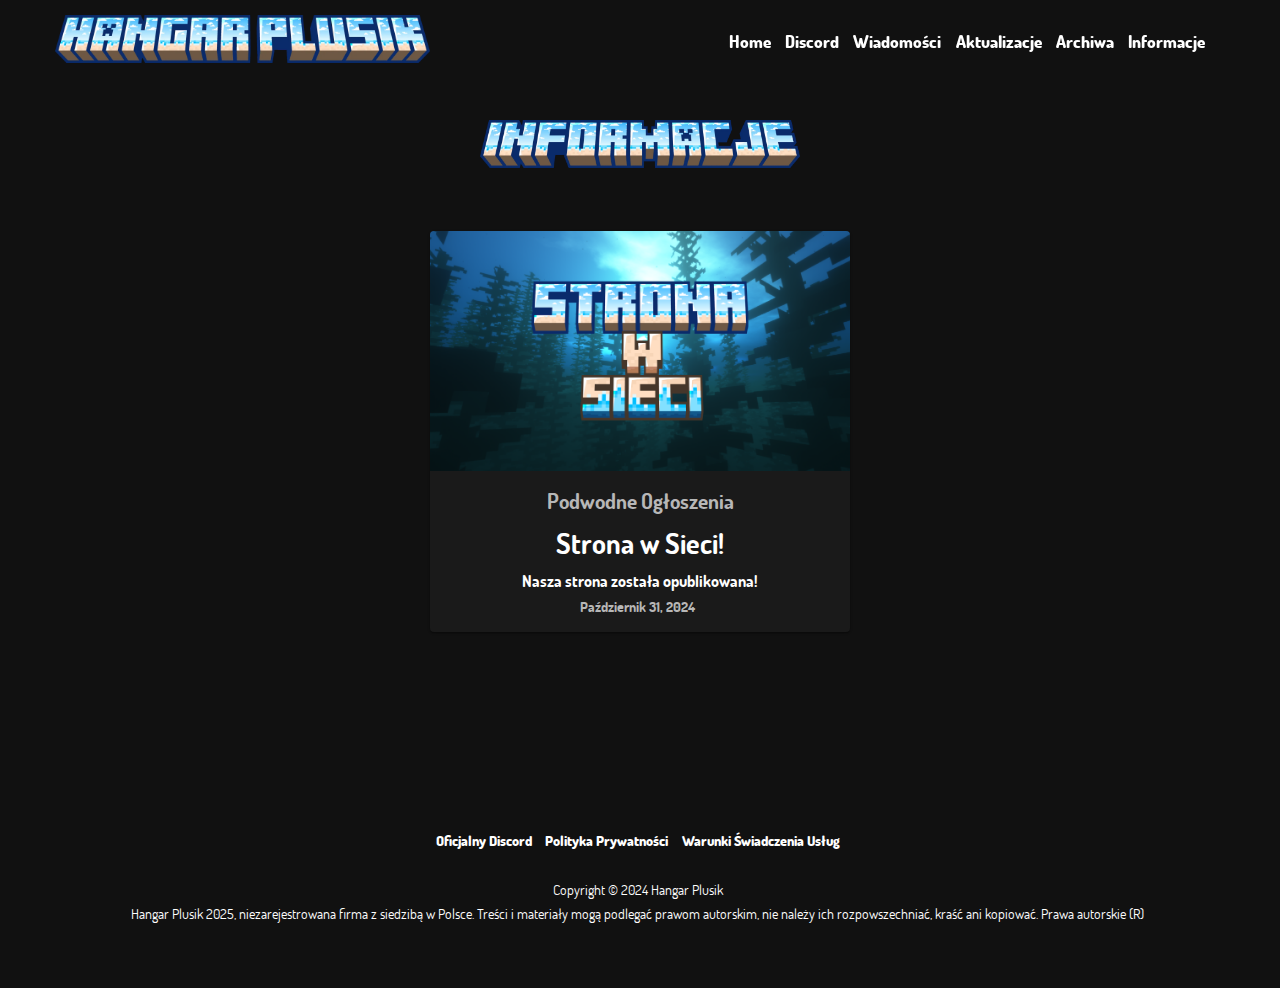
<file: news.html>
<!DOCTYPE html><html lang="pl"><head>
        <meta charset="utf-8">
        <meta http-equiv="x-ua-compatible" content="ie=edge">
        <meta name="keywords" content="wopr,hangar,gry,hangarplusik,iława,iławski,wodne,projekty">
        <meta name="viewport" content="width=device-width, initial-scale=1">
        <title>Wiadomości | Hangar Plusik</title>
        <meta name="description" content="Sprawdź najnowsze wiadomości o Hangar Plusik!">
        <link rel="icon" href="https://snipedalastor.github.io/assets/img/brand/logo.webp?imageSize=32">
        <link id="fonts" rel="stylesheet" href="https://snipedalastor.github.io/assets/css/fonts.css?v=2">
        <link id="theme" rel="stylesheet" href="https://snipedalastor.github.io/assets/css/style.css?v=6">

        <meta content="Wiadomości | Hangar Plusik" property="og:title">
        <meta content="Sprawdź najnowsze wiadomości o Hangar Plusik!" property="og:description">
        <meta content="https://hangar.plusik/" property="og:url">
        <meta content="https://snipedalastor.github.io/assets/img/brand/banner.webp" property="og:image">
        <meta content="#0091d4" data-react-helmet="true" name="theme-color">
        <meta name="twitter:card" content="summary_large_image">
    </head>

    <body>
        <div id="site-loader" class="bg-default">
            <img src="https://snipedalastor.github.io/assets/img/ui/loading.webp">
        </div>
        <div id="image-view" class="gallery-selected">
            <div id="image-view-bg" onclick="closeImage()"></div>
            <div id="image-view-src" title="Kliknij, aby zamknąć." src onclick="closeImage()"></div>
        </div>
        <nav id="navbar">
            <div class="container">
                <div id="navbar-media">
                    <a href="https://snipedalastor.github.io/">
                        <img alt="Hangar Plusik" src="https://snipedalastor.github.io/assets/img/brand/banner_wide.webp?imageSize=400">
                    </a>
                </div>
                <div id="nav-options">
                    <ul class="list-inline">
                        <li><a href="https://snipedalastor.github.io/" class="text-light">Home</a></li>
                        <li><a href="https://snipedalastor.github.io/discord" class="text-light">Discord</a></li>
                        <li><a href="https://snipedalastor.github.io/news" class="text-light">Wiadomości</a></li>
                        <li><a href="https://snipedalastor.github.io/updates" class="text-light">Aktualizacje</a></li>
                        <li><a href="https://snipedalastor.github.io/archives" class="text-light">Archiwa</a></li>
                        <li><a href="https://snipedalastor.github.io/about-us" class="text-light">Informacje</a></li>
                    </ul>
                </div>
            </div>
        </nav>
        <page-contents>
            <div id="articles" class="section section-md text-center bg-default">
                <div id="container-lg">
                    <img src="https://snipedalastor.github.io/assets/img/ui/texts/news.webp?imageSize=600" alt="" class="img-responsive7 center-block" draggable="false">
                    <br>
                    <br>
                    <articles class="flex-row" style="align-items: stretch;"><div class="card card-default nopadding animations-borderhover" style="width: 420px;">
                <div class="card-media cover">
                    <a href="/article/lgn_website_up">
                        <img id="lgn_website_up-cover" src="/articles/lgn_website_up/banner.webp" height="240" draggable="false">
                    </a>
                </div>
                <div class="card-title">
                    <h2 class="no-margin text-secondary-light">Podwodne Ogłoszenia</h2>
                    <h1 class="no-margin">Strona w Sieci!</h1>
                    <h3 class="no-margin">Nasza strona została opublikowana!</h3>
                    <ul class="list-inline no-margin-top no-margin-bottom">
                        <li><h4 class="no-margin text-secondary-light">Październik 31, 2024</h4></li>
                    </ul>
                </div>
                    </div></articles>
                </div>
            </div>
        </page-contents>
        <div id="site-footer" class="section section-xs text-center bg-default">
            <div class="container">
                <ul id="footer-links" class="list-inline">
                    <li>
                        <a href="https://snipedalastor.github.io/discord" target="_blank" class="text-light">
                            <span>Oficjalny Discord</span>
                        </a>
                    </li>
                    <li>
                        <a href="https://snipedalastor.github.io/privacy-policy" target="_blank" class="text-light">
                            <span>Polityka Prywatności</span>
                        </a>
                    </li>
                    <li>
                        <a href="https://snipedalastor.github.io/terms-of-service" target="_blank" class="text-light">
                            <span>Warunki Świadczenia Usług</span>
                        </a>
                    </li>
                    <br><br>
                    <div id="copyright" class="text-secondary-light">
                        <p class="no-margin">Copyright © 2024 Hangar Plusik</p>
                    </div>
                    <div id="disclaimer1" class="text-secondary-light">
                        <p class="no-margin">Hangar Plusik 2025, niezarejestrowana firma z siedzibą w Polsce.
                            Treści i materiały mogą podlegać prawom autorskim, nie należy ich rozpowszechniać, kraść ani kopiować.
                            Prawa autorskie (R)</p>
                    </div>
            </ul></div>
        </div>

        <!-- Scripts -->
         <script src="https://snipedalastor.github.io/assets/js/main.js?v=3"></script>
    </body>
</html>
</file>
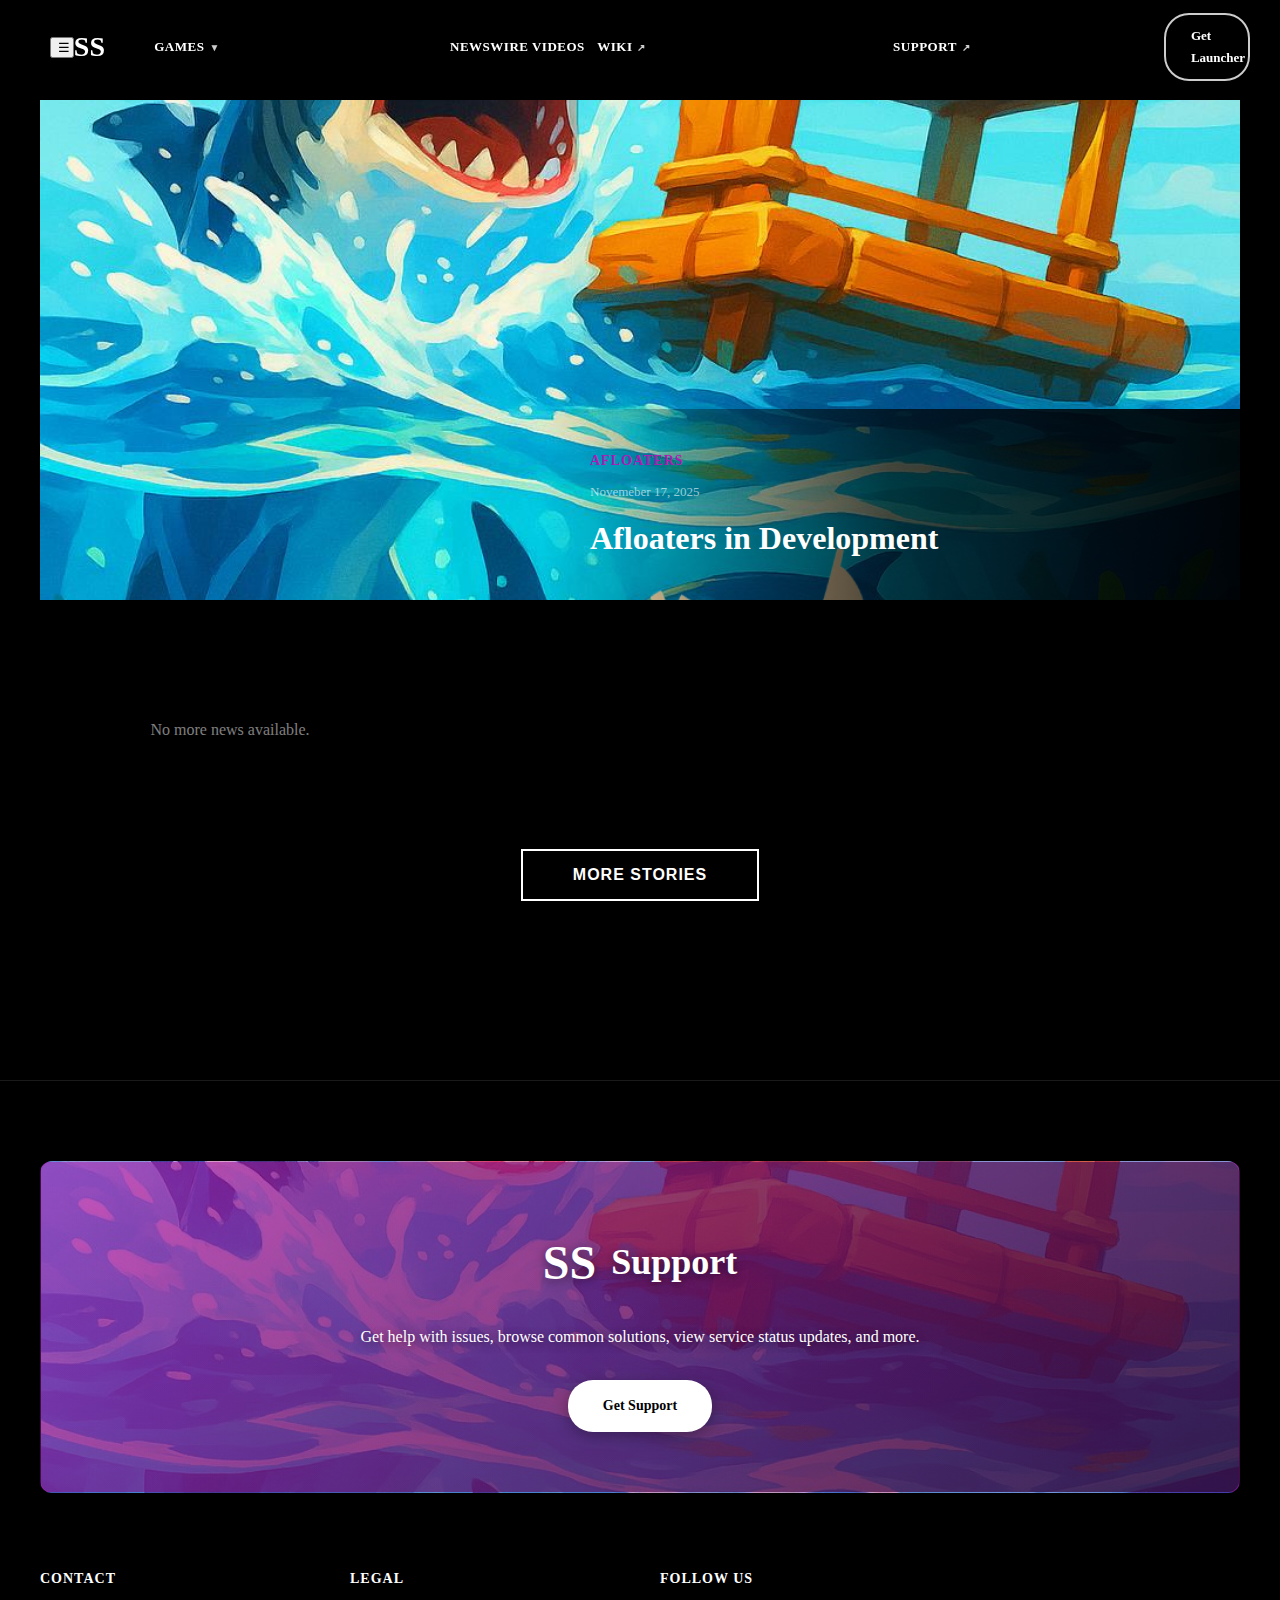
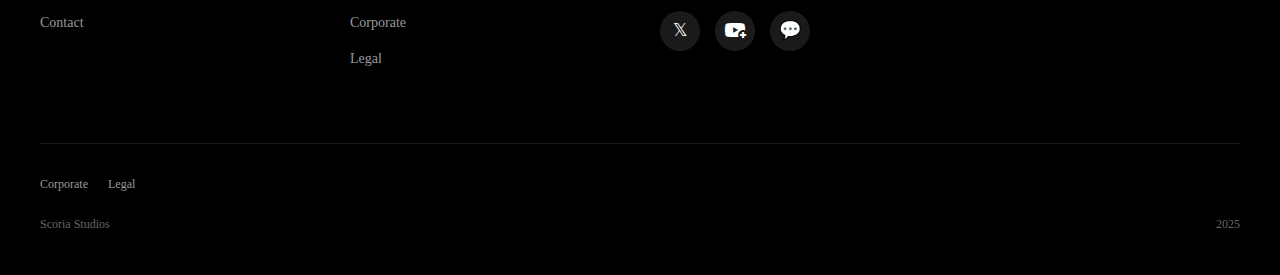
<file: newswire.html>
<!DOCTYPE html>
<html lang="en">
<head>
    <meta charset="UTF-8">
    <meta name="viewport" content="width=device-width, initial-scale=1.0">
    <title>Scoria Studios</title>
    <link rel="stylesheet" href="assets/css/style.css">
    <link rel="stylesheet" href="assets/css/navbar.css">
    <link rel="stylesheet" href="assets/css/footer.css">
    <link rel="stylesheet" href="assets/css/newswire.css">
    <link rel="stylesheet" href="https://fonts.googleapis.com/css2?family=Material+Symbols+Outlined:opsz,wght,FILL,GRAD@24,400,0,0&icon_names=youtube_activity" />
</head>
<body>
    
    <!-- Navigation bar -->
    <nav class="navbar" id="navbar">
        <div class="nav-container">
            <!-- Hamburger Menu (Mobile) -->
            <button class="menu-toggle" id="menuToggle" aria-label="Toggle menu">
                <span id="menuIcon">☰</span>
            </button>

            <!-- Logo -->
            <div class="nav-logo">
                <a href="index.html" class="logo-link" id="logoLink">
                    <span class="logo-text">SS</span>
                </a>
            </div>

            <!-- Navigation Links -->
            <ul class="nav-menu" id="navMenu">
                <li class="nav-item dropdown">
                    <a href="#" class="nav-link" id="gamesToggle">
                        <span class="link-text">GAMES</span> 
                        <span class="arrow" id="gamesArrow">▼</span>
                    </a>
                </li>
                <li class="nav-item">
                    <a href="newswire.html" class="nav-link">
                        <span class="link-text">NEWSWIRE</span>
                    </a>
                </li>
                <li class="nav-item">
                    <a href="#" class="nav-link">
                        <span class="link-text">VIDEOS</span>
                    </a>
                </li>
                <li class="nav-item dropdown">
                    <a href="#" class="nav-link">
                        <span class="link-text">WIKI</span>
                        <span class="arrow">↗</span>
                    </a>
                </li>
                <li class="nav-item dropdown">
                    <a href="#" class="nav-link">
                        <span class="link-text">SUPPORT</span>
                        <span class="arrow">↗</span>
                    </a>
                </li>
            </ul>

            <!-- Right Side Actions-->
            <div class="nav-actions">
                <a href="https://pixeldrain.com/u/nNPefQbv" class="btn-launcher">Get Launcher</a>
            </div>
        </div>
    </nav>

    <!-- Mobile Overlay -->
    <div class="mobile-overlay" id="mobileOverlay"></div>


    <!-- Featured Games Dropdown -->
    <div class="featured-dropdown" id="featuredDropdown">
        <div class="featured-container">
            <div class="featured-header">
                <h2>Featured Games</h2>
                <a href="games.html" class="view-all-btn">
                    View All
                    <span class="arrow-right">→</span>
                </a>
            </div>
            <div class="featured-games-grid" id="featuredGamesGrid">
                <!-- Games will be loaded here dynamically -->
            </div>
        </div>
    </div>

    <!-- Newswire Section -->
    <section class="newswire-section">
        <div class="newswire-container">
            <!-- Hero News (Latest) -->
            <div id="newsHero">
                <div class="loading">Loading latest news...</div>
            </div>

            <!-- News Grid -->
            <div class="news-grid" id="newsGrid">
                <!-- News cards will be loaded here dynamically -->
            </div>

            <!-- Load More Button -->
            <div class="news-load-more">
                <button class="btn-load-more" id="loadMoreBtn">More Stories</button>
                <p class="no-more-news" id="noMoreNews">You've reached the end of the news feed.</p>
            </div>
        </div>
    </section>

    <!-- Footer Section -->
    <footer class="footer-section">
        <div class="footer-container">
            <!-- Support Banner -->
            <div class="footer-support-banner">
                <div class="support-logo">
                    <span class="support-logo-icon">SS</span>
                    <span class="support-logo-text">Support</span>
                </div>
                <p class="support-description">Get help with issues, browse common solutions, view service status updates, and more.</p>
                <a href="#support" class="btn-get-support">
                    Get Support
                </a>
            </div>

            <!-- Footer Content -->
            <div class="footer-content">
                <!-- Contact Column -->
                <div class="footer-column">
                    <h3>Contact</h3>
                    <ul class="footer-links">
                        <li><a href="contact.html">Contact</a></li>
                    </ul>
                </div>

                <!-- Legal Column -->
                <div class="footer-column">
                    <h3>Legal</h3>
                    <ul class="footer-links">
                        <li><a href="corporate.html">Corporate</a></li>
                        <li><a href="legal.html">Legal</a></li>
                    </ul>
                </div>

                <!-- Social Media Column -->
                <div class="footer-column">
                    <h3>Follow Us</h3>
                    <div class="footer-social">
                        <a href="https://twitter.com" class="social-icon" aria-label="X (Twitter)" target="_blank" rel="noopener noreferrer">𝕏</a>
                        <a href="https://youtube.com" class="social-icon" aria-label="YouTube" target="_blank" rel="noopener noreferrer"><span class="material-symbols-outlined">youtube_activity</span></a>
                        <a href="https://discord.com" class="social-icon" aria-label="Discord" target="_blank" rel="noopener noreferrer">💬</a>
                    </div>
                </div>

                <!-- Empty Column (for grid balance) -->
                <div class="footer-column">
                </div>
            </div>

            <!-- Footer Bottom -->
            <div class="footer-bottom">
                <div class="footer-legal">
                    <a href="corporate.html">Corporate</a>
                    <a href="legal.html">Legal</a>
                </div>
                <div class="footer-info">
                    <div class="footer-locations">
                        <span>Scoria Studios</span>
                    </div>
                    <div class="footer-copyright">
                        2025
                    </div>
                </div>
            </div>
        </div>
    </footer>

    <!-- Scripts -->
    <script src="assets/js/script.js"></script>
    <script src="assets/js/featuredGames.js"></script>
    <script src="assets/js/newswire.js"></script>
    <script src="assets/js/newsData.js"></script>

</body>
</html>
</file>
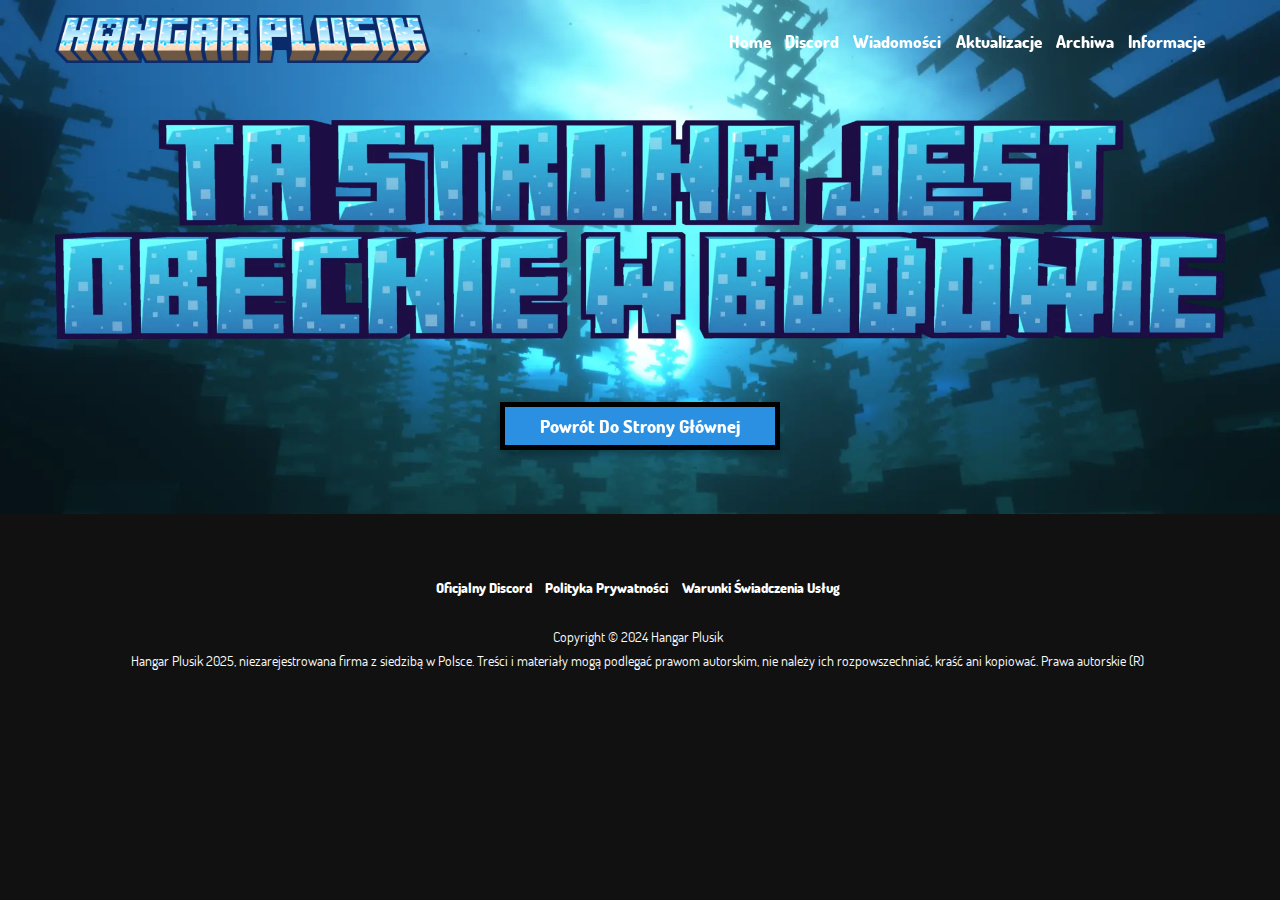
<file: updates.html>
<!DOCTYPE html><html lang="pl"><head>
    <meta charset="utf-8">
    <meta http-equiv="x-ua-compatible" content="ie=edge">
    <meta name="keywords" content="">
    <meta name="viewport" content="width=device-width, initial-scale=1">
    <title>404 - Hangar Plusik</title>
    <meta name="description" content="Ups... wygląda na to, że utonąłeś za daleko.">
    <link rel="icon" href="https://snipedalastor.github.io/assets/img/brand/logo.webp?imageSize=32">
    <link id="fonts" rel="stylesheet" href="https://snipedalastor.github.io/assets/css/fonts.css?v=2">
    <link id="theme" rel="stylesheet" href="https://snipedalastor.github.io/assets/css/style.css?v=6">

    <meta content="404 - Hangar Plusik" property="og:title">
    <meta content="Ups... wygląda na to, że utonąłeś za daleko." property="og:description">
    <meta content="https://hangar.plusik/" property="og:url">
    <meta content="nothing" property="og:image">
    <meta content="#0091d4" data-react-helmet="true" name="theme-color">
    <meta name="twitter:card" content="summary_large_image">
</head>

<body>
    <div id="site-loader" class="bg-default">
        <img src="https://snipedalastor.github.io/assets/img/ui/loading.webp">
    </div>
    <div id="image-view" class="gallery-selected">
        <div id="image-view-bg" onclick="closeImage()"></div>
        <div id="image-view-src" title="Kliknij, aby zamknąć." src onclick="closeImage()"></div>
    </div>
    <nav id="navbar">
        <div class="container">
            <div id="navbar-media">
                <a href="https://snipedalastor.github.io/">
                    <img alt="Hangar Plusik" src="https://snipedalastor.github.io/assets/img/brand/banner_wide.webp?imageSize=400">
                </a>
            </div>
            <div id="nav-options">
                <ul class="list-inline">
                    <li><a href="https://snipedalastor.github.io/" class="text-light">Home</a></li>
                    <li><a href="https://snipedalastor.github.io/discord" class="text-light">Discord</a></li>
                    <li><a href="https://snipedalastor.github.io/news" class="text-light">Wiadomości</a></li>
                    <li><a href="https://snipedalastor.github.io/updates" class="text-light">Aktualizacje</a></li>
                    <li><a href="https://snipedalastor.github.io/archives" class="text-light">Archiwa</a></li>
                    <li><a href="https://snipedalastor.github.io/about-us" class="text-light">Informacje</a></li>
                </ul>
            </div>
        </div>
    </nav>
    <page-contents>
        <div class="section section-lg text-center bg-stars">
            <div class="container">
                <br>
                <br>
                <div class="animations-wavingcon">
                    <img src="https://snipedalastor.github.io/assets/img/ui/prompts/under-construction.webp" alt="" class="img-responsive center-block animations-waving" draggable="false">
                </div>
                <br>
                <br>
                <br>
                <a href="https://snipedalastor.github.io/" class="btn ui-hangar text-light">Powrót Do Strony Głównej</a>
            </div>
        </div>
    </page-contents>
    <div id="site-footer" class="section section-xs text-center bg-default">
        <div class="container">
            <ul id="footer-links" class="list-inline">
                <li>
                    <a href="https://snipedalastor.github.io/discord" target="_blank" class="text-light">
                        <span>Oficjalny Discord</span>
                    </a>
                </li>
                <li>
                    <a href="https://snipedalastor.github.io/docs/privacy-policy" target="_blank" class="text-light">
                        <span>Polityka Prywatności</span>
                    </a>
                </li>
                <li>
                    <a href="https://snipedalastor.github.io/docs/terms-of-service" target="_blank" class="text-light">
                        <span>Warunki Świadczenia Usług</span>
                    </a>
                </li>
                <br>
                <br>
                <div id="copyright" class="text-secondary-light">
                    <p class="no-margin">Copyright © 2024 Hangar Plusik</p>
                </div>
                <div id="disclaimer1" class="text-secondary-light">
                    <p class="no-margin">Hangar Plusik 2025, niezarejestrowana firma z siedzibą w Polsce.
                        Treści i materiały mogą podlegać prawom autorskim, nie należy ich rozpowszechniać, kraść ani kopiować.
                        Prawa autorskie (R)</p>
                </div>
            </ul>
        </div>
    </div>

    <!-- Scripts -->
     <script src="https://snipedalastor.github.io/assets/js/main.js?v=3"></script>
</body>
</html>
</file>
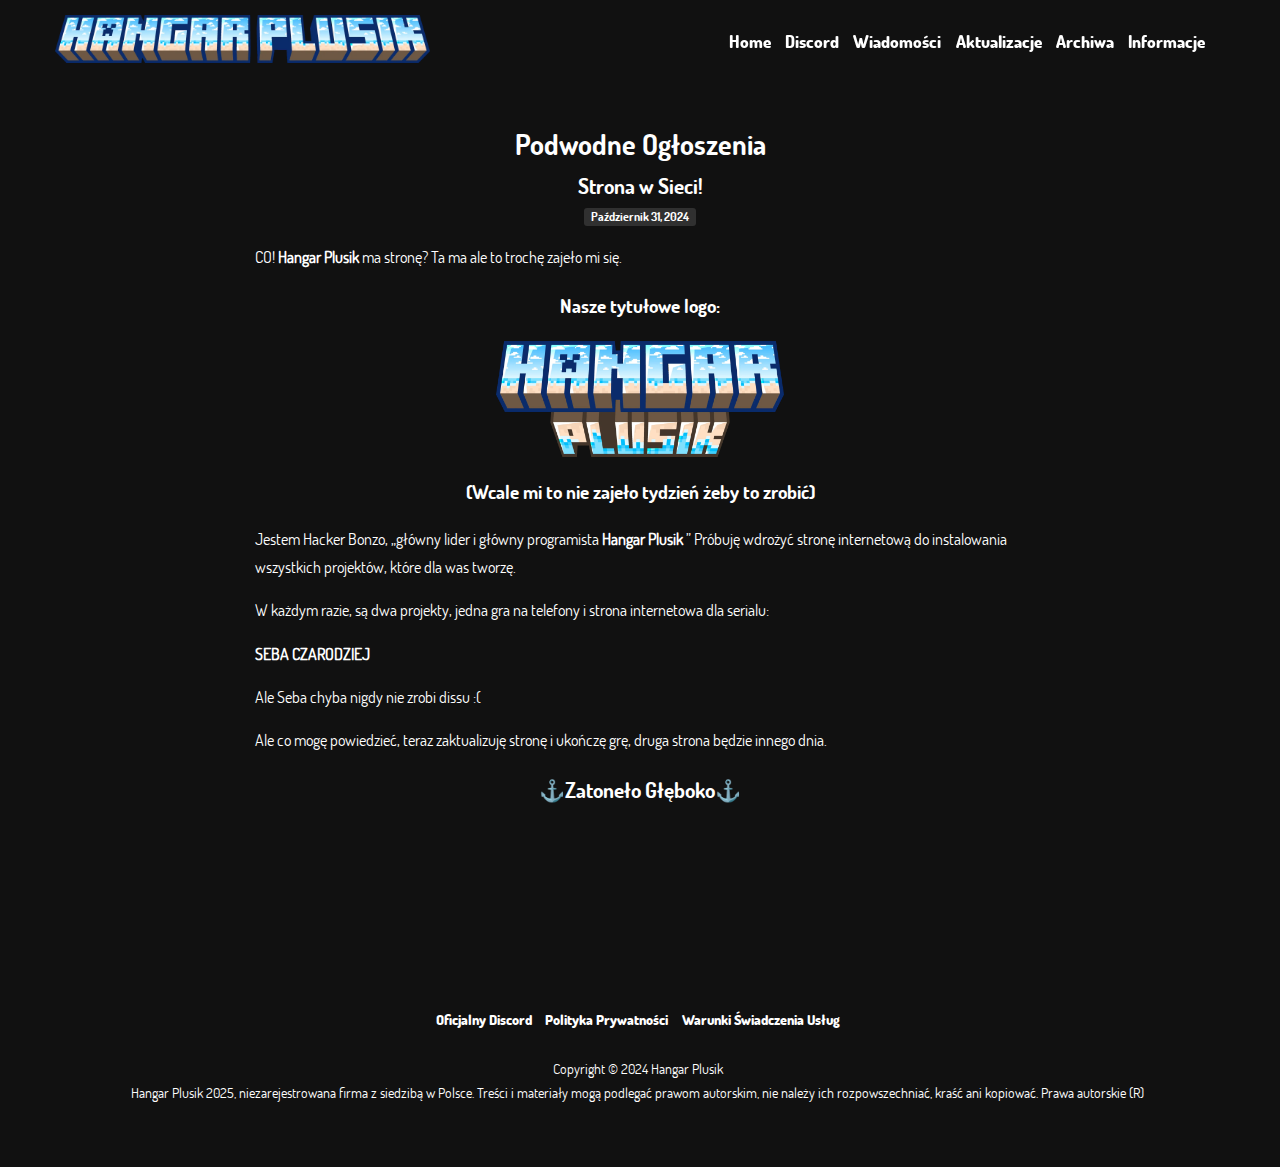
<file: article/lgn_website_up.html>
<!DOCTYPE html><html lang="pl"><head>
        <meta charset="utf-8">
        <meta http-equiv="x-ua-compatible" content="ie=edge">
        <meta name="keywords" content="wopr,hangar,gry,hangarplusik,iława,iławski,wodne,projekty">
        <meta name="viewport" content="width=device-width, initial-scale=1">
        <title>Strona w Sieci | Hangar Plusik</title>
        <meta name="description" content="Nasza strona została opublikowana!">
        <link rel="icon" href="https://snipedalastor.github.io/assets/img/brand/logo.webp?imageSzie=23">
        <link id="fonts" rel="stylesheet" href="https://snipedalastor.github.io/assets/css/fonts.css?v=2">
        <link id="theme" rel="stylesheet" href="https://snipedalastor.github.io/assets/css/style.css?v=6">

        <meta content="Strona w Sieci | Hangar Plusik" property="og:title">
        <meta content="Nasza strona została opublikowana!" property="og:description">
        <meta content="https://hangar.plusik/" property="og:url">
        <meta content="https://snipedalastor.github.io/articles/lgn_website_up/banner.webp" property="og:image">
        <meta content="#0091d4" data-react-helmet="true" name="theme-color">
        <meta name="twitter:card" content="summary_large_image">
    </head>

    <body>
        <div id="site-loader" class="bg-default">
            <img src="https://snipedalastor.github.io/assets/img/ui/loading.webp">
        </div>
        <div id="image-view" class="gallery-selected">
            <div id="image-view-bg" onclick="closeImage()"></div>
            <div id="image-view-src" title="Kliknij, aby zamknąć." src onclick="closeImage()"></div>
        </div>
        <nav id="navbar">
            <div class="container">
                <div id="navbar-media">
                    <a href="https://snipedalastor.github.io/">
                        <img alt="Hangar Plusik" src="https://snipedalastor.github.io/assets/img/brand/banner_wide.webp">
                    </a>
                </div>
                <div id="nav-options">
                    <ul class="list-inline">
                        <li><a href="https://snipedalastor.github.io/" class="text-light">Home</a></li>
                        <li><a href="https://snipedalastor.github.io/discord" class="text-light">Discord</a></li>
                        <li><a href="https://snipedalastor.github.io/news" class="text-light">Wiadomości</a></li>
                        <li><a href="https://snipedalastor.github.io/updates" class="text-light">Aktualizacje</a></li>
                        <li><a href="https://snipedalastor.github.io/archives" class="text-light">Archiwa</a></li>
                        <li><a href="https://snipedalastor.github.io/about-us" class="text-light">Informacje</a></li>
                    </ul>
                </div>
            </div>
        </nav>
        <page-contents>
        <div class="section section-md bg-default">
            <div class="container text-center">
                <h1 id="title" class="no-margin text">Podwodne Ogłoszenia</h1>
                <h2 id="description" class="no-margin">Strona w Sieci!</h2>
                <h4 id="date" class="badge no-margin">Październik 31, 2024</h4>
            </div>
            <div class="container-xs">
                <div id="article-content" style="font-size: 16px;"></div>
                <h2 class="text-center">⚓Zatoneło Głęboko⚓</h2>
            </div>
        </div>
</page-contents>
    <div id="site-footer" class="section section-xs text-center bg-default">
        <div class="container">
            <ul id="footer-links" class="list-inline">
                <li>
                    <a href="https://snipedalastor.github.io/discord" target="_blank" class="text-light">
                        <span>Oficjalny Discord</span>
                    </a>
                </li>
                <li>
                    <a href="https://snipedalastor.github.io/docs/privacy-policy" target="_blank" class="text-light">
                        <span>Polityka Prywatności</span>
                    </a>
                </li>
                <li>
                    <a href="https://snipedalastor.github.io/docs/terms-of-service" target="_blank" class="text-light">
                        <span>Warunki Świadczenia Usług</span>
                    </a>
                </li>
                <br><br>
                <div id="copyright" class="text-secondary-light">
                    <p class="no-margin">Copyright © 2024 Hangar Plusik</p>
                </div>
                <div id="disclaimer1" class="text-secondary-light">
                    <p class="no-margin">Hangar Plusik 2025, niezarejestrowana firma z siedzibą w Polsce.
                        Treści i materiały mogą podlegać prawom autorskim, nie należy ich rozpowszechniać, kraść ani kopiować.
                        Prawa autorskie (R)</p>
                </div>
        </ul></div>
    </div>

    <!-- Script -->
     <script src="https://snipedalastor.github.io/assets/js/main.js"></script>
     


     <script src="/assets/js/marked.min.js"></script>
     <script>
        // Use marked.js to convert the markdown text to HTML.
        const articleContent = marked.parse(`CO! **Hangar Plusik** ma stronę? Ta ma ale to trochę zajeło mi się.
        
<h3 class="text-center">Nasze tytułowe logo:</h3>

<img src="/articles/lgn_website_up/images/1.webp" class="img-responsive6 center-block">

<h3 class="text-center">(Wcale mi to nie zajeło tydzień żeby to zrobić)</h3>

Jestem Hacker Bonzo, „główny lider i główny programista **Hangar Plusik** ” Próbuję wdrożyć stronę internetową do instalowania wszystkich projektów, które dla was tworzę.

W każdym razie, są dwa projekty, jedna gra na telefony i strona internetowa dla serialu:

**SEBA CZARODZIEJ**

Ale Seba chyba nigdy nie zrobi dissu :(

Ale co mogę powiedzieć, teraz zaktualizuję stronę i ukończę grę, druga strona będzie innego dnia.`);
        // Get the span element by its id.
        const articleElement = document.getElementById("article-content");
        // Set the innerHTML of the span element to the HTML generated by marked.js.
        articleElement.innerHTML = articleContent;
     </script>
    </body>
</html>
</file>
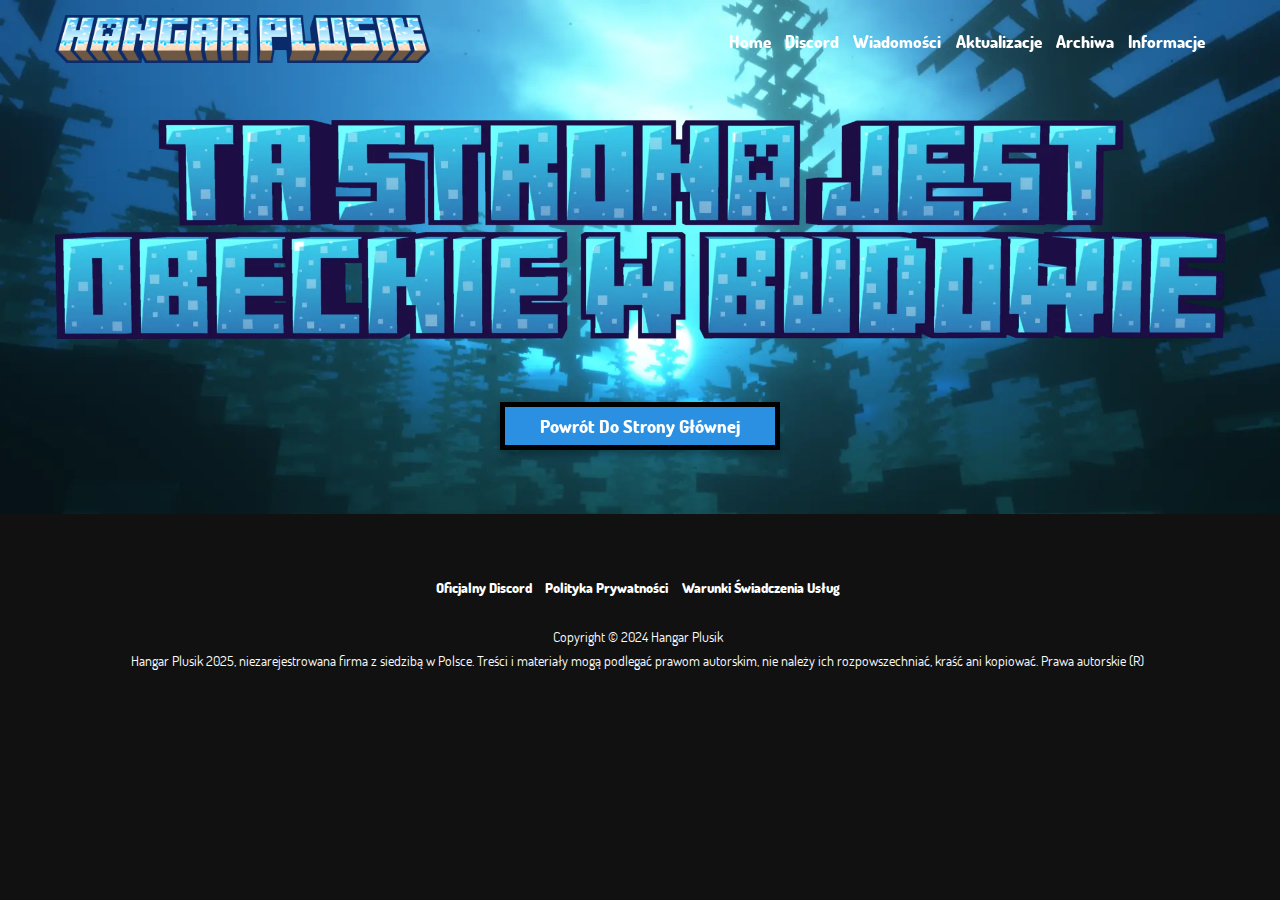
<file: docs/privacy-policy.html>
<!DOCTYPE html><html lang="pl"><head>
        <meta charset="utf-8">
        <meta http-equiv="x-ua-compatible" content="ie=edge">
        <meta name="keywords" content="">
        <meta name="viewport" content="width=device-width, initial-scale=1">
        <title>404 - Hangar Plusik</title>
        <meta name="description" content="Ups... wygląda na to, że utonąłeś za daleko.">
        <link rel="icon" href="https://snipedalastor.github.io/assets/img/brand/logo.webp?imageSize=32">
        <link id="fonts" rel="stylesheet" href="https://snipedalastor.github.io/assets/css/fonts.css?v=2">
        <link id="theme" rel="stylesheet" href="https://snipedalastor.github.io/assets/css/style.css?=6">

        <meta content="404 - Hangar Plusik" property="og:title">
        <meta content="Ups... wygląda na to, że utonąłeś za daleko." property="og:description">
        <meta content="https://hangar.plusik/" property="og:url">
        <meta content="nothing" property="og:image">
        <meta content="#0091d4" data-react-helmet="true" name="theme-color">
        <meta name="twitter:card" content="summary_large_image">
    </head>

    <body>
        <div id="site-loader" class="bg-default">
            <img src="https://snipedalastor.github.io/assets/img/ui/loading.webp">
        </div>
        <div id="image-view" class="gallery-selected">
            <div id="image-view-bg" onclick="closeImage()"></div>
            <div id="image-view-src" title="Kliknij, aby zamknąć." src onclick="closeImage()"></div>
        </div>
        <nav id="navbar">
            <div class="container">
                <div id="navbar-media">
                    <a href="https://snipedalastor.github.io/">
                        <img alt="Hangar Plusik" src="https://snipedalastor.github.io/assets/img/brand/banner_wide.webp?imageSize=400">
                    </a>
                </div>
                <div id="nav-options">
                    <ul class="list-inline">
                        <li><a href="https://snipedalastor.github.io/" class="text-light">Home</a></li>
                        <li><a href="https://snipedalastor.github.io/discord" class="text-light">Discord</a></li>
                        <li><a href="https://snipedalastor.github.io/news" class="text-light">Wiadomości</a></li>
                        <li><a href="https://snipedalastor.github.io/updates" class="text-light">Aktualizacje</a></li>
                        <li><a href="https://snipedalastor.github.io/archives" class="text-light">Archiwa</a></li>
                        <li><a href="https://snipedalastor.github.io/about-us" class="text-light">Informacje</a></li>
                    </ul>
                </div>
            </div>
        </nav>
        <page-contents>
            <div class="section section-lg text-center bg-stars">
                <div class="container">
                    <br>
                    <br>
                    <div class="animations-wavingcon">
                        <img src="https://snipedalastor.github.io/assets/img/ui/prompts/under-construction.webp" alt="" class="img-responsive center-block animations-waving" draggable="false">
                    </div>
                    <br>
                    <br>
                    <br>
                    <a href="https://snipedalastor.github.io/" class="btn ui-hangar text-light">Powrót Do Strony Głównej</a>
                </div>
            </div>
        </page-contents>
        <div id="site-footer" class="section section-xs text-center bg-default">
            <div class="container">
                <ul id="footer-links" class="list-inline">
                    <li>
                        <a href="https://snipedalastor.github.io/discord" target="_blank" class="text-light">
                            <span>Oficjalny Discord</span>
                        </a>
                    </li>
                    <li>
                        <a href="https://snipedalastor.github.io/docs/privacy-policy" target="_blank" class="text-light">
                            <span>Polityka Prywatności</span>
                        </a>
                    </li>
                    <li>
                        <a href="https://snipedalastor.github.io/docs/terms-of-service" target="_blank" class="text-light">
                            <span>Warunki Świadczenia Usług</span>
                        </a>
                    </li>
                    <br>
                    <br>
                    <div id="copyright" class="text-secondary-light">
                        <p class="no-margin">Copyright © 2024 Hangar Plusik</p>
                    </div>
                    <div id="disclaimer1" class="text-secondary-light">
                        <p class="no-margin">Hangar Plusik 2025, niezarejestrowana firma z siedzibą w Polsce.
                            Treści i materiały mogą podlegać prawom autorskim, nie należy ich rozpowszechniać, kraść ani kopiować.
                            Prawa autorskie (R)</p>
                    </div>
                </ul>
            </div>
        </div>

        <!-- Scripts -->
         <script src="https://snipedalastor.github.io/assets/js/main.js?v=3"></script>
    </body>
</html>
</file>
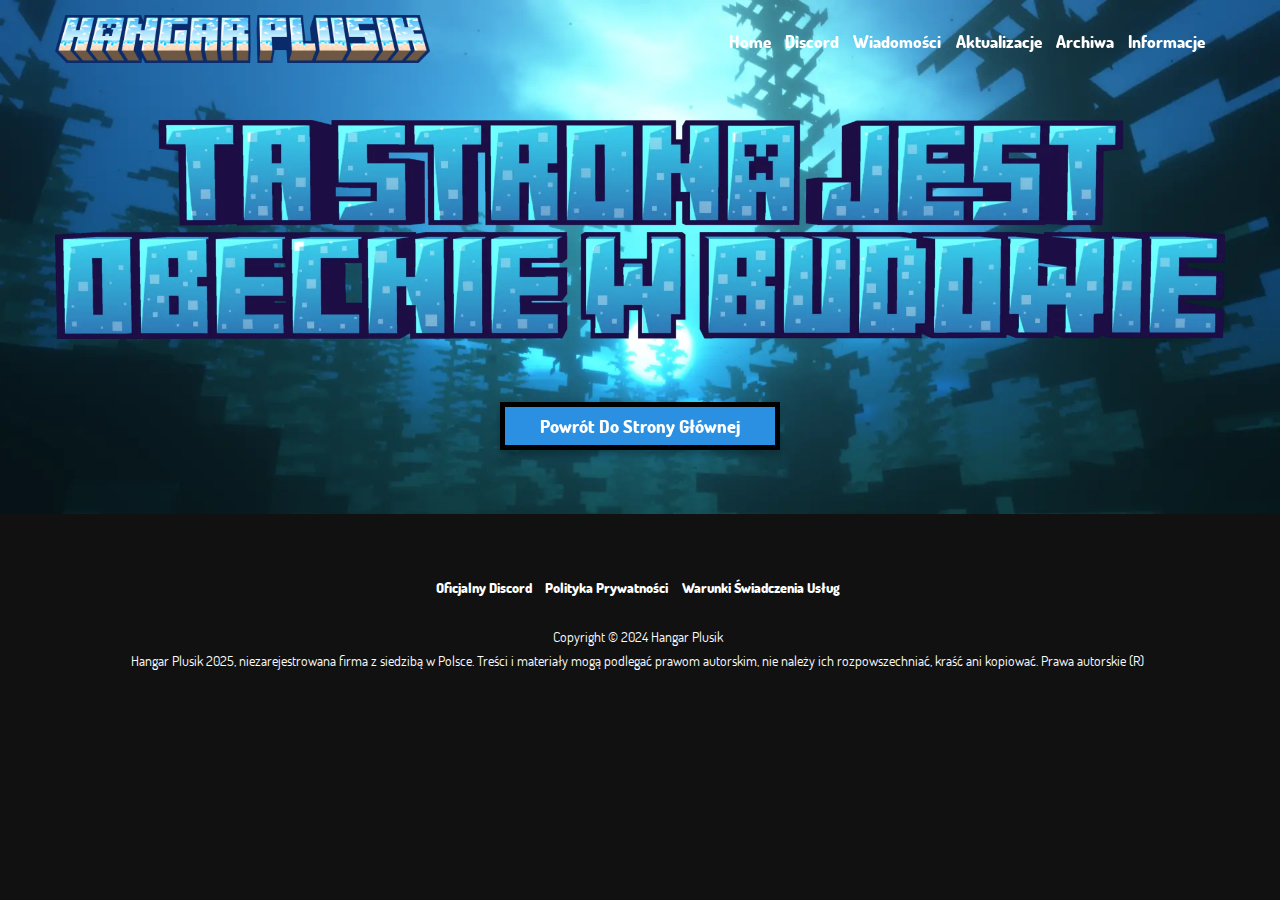
<file: docs/terms-of-service.html>
<!DOCTYPE html><html lang="pl"><head>
        <meta charset="utf-8">
        <meta http-equiv="x-ua-compatible" content="ie=edge">
        <meta name="keywords" content="">
        <meta name="viewport" content="width=device-width, initial-scale=1">
        <title>404 - Hangar Plusik</title>
        <meta name="description" content="Ups... wygląda na to, że utonąłeś za daleko.">
        <link rel="icon" href="https://snipedalastor.github.io/assets/img/brand/logo.webp?imageSize=32">
        <link id="fonts" rel="stylesheet" href="https://snipedalastor.github.io/assets/css/fonts.css?v=2">
        <link id="theme" rel="stylesheet" href="https://snipedalastor.github.io/assets/css/style.css?v=6">

        <meta content="404 - Hangar Plusik" property="og:title">
        <meta content="Ups... wygląda na to, że utonąłeś za daleko." property="og:description">
        <meta content="https://hangar.plusik/" property="og:url">
        <meta content="nothing" property="og:image">
        <meta content="#0091d4" data-react-helmet="true" name="theme-color">
        <meta name="twitter:card" content="summary_large_image">
    </head>

    <body>
        <div id="site-loader" class="bg-default">
            <img src="https://snipedalastor.github.io/assets/img/ui/loading.webp">
        </div>
        <div id="image-view" class="gallery-selected">
            <div id="image-view-bg" onclick="closeImage()"></div>
            <div id="image-view-src" title="Kliknij, aby zamknąć." src onclick="closeImage()"></div>
        </div>
        <nav id="navbar">
            <div class="container">
                <div id="navbar-media">
                    <a href="https://snipedalastor.github.io/">
                        <img alt="Hangar Plusik" src="https://snipedalastor.github.io/assets/img/brand/banner_wide.webp?imageSize=400">
                    </a>
                </div>
                <div id="nav-options">
                    <ul class="list-inline">
                        <li><a href="https://snipedalastor.github.io/" class="text-light">Home</a></li>
                        <li><a href="https://snipedalastor.github.io/discord" class="text-light">Discord</a></li>
                        <li><a href="https://snipedalastor.github.io/news" class="text-light">Wiadomości</a></li>
                        <li><a href="https://snipedalastor.github.io/updates" class="text-light">Aktualizacje</a></li>
                        <li><a href="https://snipedalastor.github.io/archives" class="text-light">Archiwa</a></li>
                        <li><a href="https://snipedalastor.github.io/about-us" class="text-light">Informacje</a></li>
                    </ul>
                </div>
            </div>
        </nav>
        <page-contents>
            <div class="section section-lg text-center bg-stars">
                <div class="container">
                    <br>
                    <br>
                    <div class="animations-wavingcon">
                        <img src="https://snipedalastor.github.io/assets/img/ui/prompts/under-construction.webp" alt="" class="img-responsive center-block animations-waving" draggable="false">
                    </div>
                    <br>
                    <br>
                    <br>
                    <a href="https://snipedalastor.github.io/" class="btn ui-hangar text-light">Powrót Do Strony Głównej</a>
                </div>
            </div>
        </page-contents>
        <div id="site-footer" class="section section-xs text-center bg-default">
            <div class="container">
                <ul id="footer-links" class="list-inline">
                    <li>
                        <a href="https://snipedalastor.github.io/discord" target="_blank" class="text-light">
                            <span>Oficjalny Discord</span>
                        </a>
                    </li>
                    <li>
                        <a href="https://snipedalastor.github.io/docs/privacy-policy" target="_blank" class="text-light">
                            <span>Polityka Prywatności</span>
                        </a>
                    </li>
                    <li>
                        <a href="https://snipedalastor.github.io/docs/terms-of-service" target="_blank" class="text-light">
                            <span>Warunki Świadczenia Usług</span>
                        </a>
                    </li>
                    <br>
                    <br>
                    <div id="copyright" class="text-secondary-light">
                        <p class="no-margin">Copyright © 2024 Hangar Plusik</p>
                    </div>
                    <div id="disclaimer1" class="text-secondary-light">
                        <p class="no-margin">Hangar Plusik 2025, niezarejestrowana firma z siedzibą w Polsce.
                            Treści i materiały mogą podlegać prawom autorskim, nie należy ich rozpowszechniać, kraść ani kopiować.
                            Prawa autorskie (R)</p>
                    </div>
                </ul>
            </div>
        </div>

        <!-- Scripts -->
         <script src="https://snipedalastor.github.io/assets/js/main.js?v=3"></script>
    </body>
</html>
</file>
<file: assets/css/style.css>
/* Default minimum width to zero to prevent issues later. */
* {
    min-width: 0;
}

body {
    background-color: #111111 !important;
    font-size: 14px;
    text-transform: inherit;
    letter-spacing: 0;
    line-height: 1.71429;
    margin: 0;
}

h1,
h2,
h3,
h4 {
    color: white;
    font-family: Dosis-Bold;
    font-weight: unset;
}

a {
    color: #0091d4;
    font-family: Dosis-ExtraBold;
    font-weight: unset;
    text-decoration: none;
}

p { 
    color: white;
    font-family: Dosis-Regular;
    font-weight: unset;
}

pre {
    display: block;
    background-color: #222222;
    padding: 2px;
    padding-left: 10px;
    word-wrap: break-word;
    white-space: pre-wrap;
    overflow: auto;
    border-radius: 5px;
}

code {
    font-family: Dosis-Regular;
    color: white;
    background-color: #222222;
    padding: 2px;
}

ol {
    font-family: Dosis-Regular;
    color: white;
}

/* Page contents defaults. */
page-contents {
    display: block;
}

/* Site loader. */
#site-loader {
    position: fixed;
    z-index: 99999;
    display: block;
    width: 100%;
    height: 100%;

    transition: all 0.5s ease-in-out;
    transition-property: opacity;
}

#site-loader img {
    width: 16vh;
    position: absolute;
    top: 50%;
    left: 50%;
    transform: translate(-50%, -50%);
}

/* Navigation bar. */
#navbar {
    position: fixed;
    display: block;
    right: 0;
    left: 0;
    top: 0;
    margin-bottom: 24px;
    min-height: 64px;
    z-index: 999;
    padding: 10px;

    transition: all 0.2s ease-in-out;
    transition-property: background-color;
    background-color: transparent;
}

#navbar-media {
    float: left;
    padding: 5px 15px;
    margin-left: -15px;
}

#navbar-media img {
    height: 48px;
}

#nav-options {
    padding: 0px 15px;
    font-size: 17px;
    float: right !important;
}

@media (max-width: 992px) {
    #navbar {
        min-height: 32px;
    }
    
    #navbar-media {
        padding: 0px;
        margin-left: -15px;
        display: none;
    }
    
    #nav-options {
        padding: 0px 15px;
        font-size: 17px;
        float: none !important;
        width: 100%;
        margin: -15px;
    }

    #nav-options ul {
        text-align: center;
        list-style-type: none;
        padding: 0;
    }
}

/* Define section sizes. */
.section {
    -webkit-backface-visibility: hidden;
    backface-visibility: hidden;
    -webkit-perspective: 1000px;
    perspective: 1000px;
    -webkit-transform: translateZ(0);
    transform: translateZ(0);
    position: relative;
    overflow: hidden;
}

.section.section-md {
    padding-top: 115px;
    padding-bottom: 72px;
}

@media (min-width: 992px) {
    .section.section-md {
        padding-top: 96px;
        padding-bottom: 96px;
    }
}

.section.section-lg {
    padding-top: 72px;
    padding-bottom: 72px;
}

@media (min-width: 992px) {
    .section.section-md {
        padding-top: 120px;
        padding-bottom: 120px;
    }
}

.section.section-sm {
    padding-top: 72px;
    padding-bottom: 72px;
}

@media (min-width: 992px) {
    .section.section-sm {
        padding-top: 72px;
        padding-bottom: 72px;
    }
}

.section.section-xs {
    padding-top: 48px;
    padding-bottom: 48px
}

@media (min-width: 992px) {
    .section.section-xs {
        padding-top: 48px;
        padding-bottom: 48px
    }
}

/* Define container sizes. */
.container {
    margin-right: auto;
    margin-left: auto;
    padding-left: 15px;
    padding-right: 15px;
}

@media (min-width: 768px) {
    .container {
        width: 750px;
    }
}

@media (min-width: 992px) {
    .container {
        width: 970px;
    }
}

@media (min-width: 1200px) {
    .container {
        width: 1170px;
    }
}

.container-xs {
    margin-right: auto;
    margin-left: auto;
    padding-left: 15px;
    padding-right: 15px
}

@media (min-width: 768px) {
    .container-xs {
        width: 350px
    }
}

@media (min-width: 992px) {
    .container-xs {
        width: 570px
    }
}

@media (min-width: 1200px) {
    .container-xs {
        width: 770px
    }
}

.container-sm {
    margin-right: auto;
    margin-left: auto;
    padding-left: 15px;
    padding-right: 15px
}

@media (min-width: 768px) {
    .container-sm {
        width: 550px
    }
}

@media (min-width: 992px) {
    .container-sm {
        width: 770px
    }
}

@media (min-width: 1200px) {
    .container-sm {
        width: 970px
    }
}

.container-lg {
    margin-right: auto;
    margin-left: auto;
    padding-left: 15px;
    padding-right: 15px
}

@media (min-width: 768px) {
    .container-lg {
        width: 950px
    }
}

@media (min-width: 992px) {
    .container-lg {
        width: 1170px
    }
}

@media (min-width: 1200px) {
    .container-lg {
        width: 1470px
    }
}

.container-sole {
    padding-left: 10% !important;
    padding-right: 10% !important;
    padding: 20px;
    border-radius: 7px;
}

/* Background colors. */
.bg-default {
    background-color: #111111 !important;
}

.bg-default-light {
    background-color: #1a1a1a !important;
}
.bg-stars {
    background-image: url('https://snipedalastor.github.io/assets/img/ui/background.webp') !important;
    -webkit-background-size: cover;
    -moz-background-size: cover;
    -o-background-size: cover;
    background-size: cover;
}

/* Background projects to add later. */

/* Text style tags. */
.text-center {
    text-align: center;
}
.text-left {
    text-align: left;
}
.text-large {
    font-size: large;
}

@media (max-width: 992px) {
    .text-large {
        font-size: medium !important;
    }
}

.text-light {
    color: white;
}

.text-secondary-light {
    color: rgba(255, 255, 255, 0.7) !important
}
.text-wrap-sm {
    max-width: 25%;
}
.text-wrap-md {
    max-width: 50%;
}
.text-wrap-lg {
    max-width: 75%;
}
@media (max-width: 992px) {
    .text-wrap-md {
        max-width: 75%;
    }
    .text-wrap-md {
        max-width: 100%;
    }
    .text-wrap-lg {
        max-width: 100%;
    }
}

/* Generic display options. */
.no-margin-bottom {
    margin-bottom: 0 !important;
}
.no-margin-top {
    margin-top: 0 !important;
}
.no-margin {
    margin: 0 !important;
}
.no-padding-bottom {
    padding-bottom: 0 !important;
}
.no-padding-top {
    padding-top: 0 !important;
}
.no-padding {
    padding: 0 !important;
}
.center-block {
    margin-left: auto !important;
    margin-right: auto !important;
}
.centered-block {
    position: fixed;
    top: 50%;
    left: 50%;
    /* bring your own prefixes */
    transform: translate(-50%, -50%);
}
.list-inline {
    padding-left: 0;
    list-style: none;
    margin-left: -5px
}
.list-inline>li {
    display: inline-block;
    padding-left: 5px;
    padding-right: 5px
}
.list-column {
    padding-left: 0;
    list-style: none;
    margin-left: -5px
}
.list-column>li {
    display:table-column;
    padding-left: 5px;
    padding-right: 5px
}
.mobile-hidden {
    display: block;
}
@media (max-width: 992px) {
    .mobile-hidden {
        display: none !important;
    }
}
.margin-top-sm {
    margin-top: 25px;
}
.margin-top-md {
    margin-top: 50px;
}
.margin-top-lg {
    margin-top: 75px;
}
.bullet-list {
    list-style-type: circle;
    color: white;
}

/* Img options. */
.img-responsive {
    display: block;
    max-width: 100%;
    height: auto;
}

.img-responsive2 {
    display: block;
    max-width: 87.5%;
    height: auto;
}

.img-responsive3 {
    display: block;
    max-width: 75%;
    height: auto;
}

.img-responsive4 {
    display: block;
    max-width: 62.5%;
    height: auto;
}

.img-responsive5 {
    display: block;
    max-width: 50%;
    height: auto;
}

.img-responsive6 {
    display: block;
    max-width: 37.5%;
    height: auto;
}

.img-responsive7 {
    display: block;
    max-width: 25%;
    height: auto;
}

.img-responsive8 {
    display: block;
    max-width: 12.5%;
    height: auto;
}

@media (max-width: 992px) {
    .img-responsive {
        display: block;
        max-width: 112.5%;
        height: auto;
    }

    .img-responsive2 {
        display: block;
        max-width: 100%;
        height: auto;
    }

    .img-responsive3 {
        display: block;
        max-width: 87.5%;
        height: auto;
    }

    .img-responsive4 {
        display: block;
        max-width: 75%;
        height: auto;
    }

    .img-responsive5 {
        display: block;
        max-width: 62.5%;
        height: auto;
    }

    .img-responsive6 {
        display: block;
        max-width: 50%;
        height: auto;
    }

    .img-responsive7 {
        display: block;
        max-width: 37.5%;
        height: auto;
    }

    .img-responsive8 {
        display: block;
        max-width: 25%;
        height: auto;
    }
}

/* Animations */
@keyframes waving {
    0% {
        transform: rotate(0deg) scale(50%);
    }

    50% {
        transform: rotate(3deg);
    }

    75% {
        transform: rotate(-2deg);
    }

    100% {
        transform: rotate(0deg);
    }
}

.animations-waving {
    display: block;
    animation: waving 5s;
}

@keyframes waving-continuous {
    0% {
        transform: rotate(0deg) scale(100%);
    }

    50% {
        transform: rotate(1deg) scale(105%);
    }

    75% {
        transform: rotate(-0.5deg) scale(107%);
    }

    100% {
        transform: rotate(0deg) scale(100%);
    }
}

.animations-wavingcon {
    display: block;
    animation: waving-continuous 8s infinite;
}

@keyframes border-hover {
    0% {
        outline: #1a1a1a solid 5px;
        box-shadow: 0 0 10px 5px #1a1a1a;
        transform: translate(0px, 0px);
    }

    50% {
        transform: translate(0px, -15px);
    }

    100% {
        outline: #1a65ac solid 5px;
        box-shadow: 0 0 10px 5px #1a65ac;
        transform: translate(0px, 0px);
    }
}

.animations-borderhover:hover {
    animation: border-hover 0.5s forwards;
}

/* Button styles. */
.btn {
    padding: 8px 35px;
    background-color: #2b90e2;
    border: 5px solid #000;
    color: #FFFFFF;
    font-size: 18px;
    font-weight: bold;
    box-shadow: 0 4px 8px rgba(0, 0, 0, 0.3);
    cursor: pointer;
    box-shadow: 
        inset 4px 4px 0 #16b5ff
        inset -4px -4px 0 #0064a6
        0 0px 0px rgba(0, 0, 0, 0.3);
}

.btn:hover {
    border: 5px solid #FFF;
}

/* Flex box styles. */
.flex-row {
    display: flex;
    flex-wrap: wrap;
    flex-direction: row;
    align-items: center;
    justify-content: center;
}
.flex-row>* {
    margin: 15px;
}
.flex-row.small-flex-spacing>* {
    margin: 5px;
}

.flex-column {
    display: flex;
    flex-wrap: wrap;
    flex-direction: column;
    align-items: center;
    justify-content: center;
}
.flex-column.flex-size-limit-lg {
    max-width: 66%;
}
.flex-column.flex-size-limit-md {
    max-width: 50%;
}
.flex-column.flex-size-limit-sm {
    max-width: 40%;
}

/* Card styles. */
.card {
    position: relative;
    text-align: center;
    color: white;
    background-color: #1a1a1a;
    overflow: hidden;
    border-radius: 4px;
    box-shadow: 0 1px 3px 0 rgba(0, 0, 0, 0.2), 0 1px 1px 0 rgba(0, 0, 0, 0.14), 0 2px 1px -1px rgba(0, 0, 0, 0.12);
    padding-left: 50px;
    padding-right: 50px;
}

.card.nopadding {
    padding-left: 0;
    padding-right: 0;
}

.card-media {
    padding-top: 24px;
    position: relative;
}

.card-media.cover {
    padding-top: 0;
    position: relative;
}

.card-media img {
    display: block;
    max-height: 50%;
    width: auto;
    margin-right: auto;
    margin-left: auto;
}

.card-media.cover img {
    max-width: 100%;
}

.card-title {
    padding: 12px 16px 16px;
}

.card-title:last-child {
    padding-bottom: 12px;
}

.card-default {
    color: white;
    background-color: #1a1a1a;
}

.card-default-transparent {
    color: white;
    background-color: #1a1a1aa6;
}

/* Badge styles. */
.badge {
    display: inline-block;
    min-width: 10px;
    padding: 3px 7px;
    font-size: 12px;
    color: #fff;
    line-height: 1;
    vertical-align: middle;
    white-space: nowrap;
    text-align: center;
    background-color: #303030;
    border-radius: 3px;
}

.badge-img {
    width: 32px !important;
    height: 32px !important;
}

.badge.badge-transparent {
    background-color: transparent;
}

/* Gallery Styles */
.gallery img {
    border-radius: 4px;
    cursor: pointer;
}
.gallery img:hover {
    animation: border-hover 0.5s forwards;
}
#image-view {
    z-index: 999999;
    display: none;
    transition: all 0.5s ease-in-out;
    transition-property: opacity;
}
#image-view-bg {
    background-color: #000;
    opacity: 50%;
    z-index: 999998;
    position: fixed;
    width: 100%;
    height: 100%;
    transition: all 0.5s ease-in-out;
    transition-property: opacity;
}
#image-view-src {
    z-index: 999999;
    width: 75vw;
    position: fixed;
    top: 50%;
    left: 50%;
    transform: translate(-50%, -50%);
    opacity: 0;
    transition: all 0.5s ease-in-out;
    transition-property: opacity;
    cursor: pointer;
}

/* Dropdown Styles. */
.dropdown {
    margin-top: 0px !important;
    width: 35vw;
    font-size: 1.17em;
}
@media (max-width: 992px) {
    .dropdown {
        width: 85vw;
    } 
}

.dropdown div.content {
    background-color: #1a1a1a;
    margin-top: 0;
    height: 0;
    overflow: hidden;
    border-radius: 5px;
    transition: height 0.2s ease-out;
    padding-left: 10px;
    padding-right: 10px;
}

.dropdown h2.title {
    margin-top: 0px !important;
    margin-bottom: 0;
    padding: 8px 35px;
    background-color: #2b90e2;
    border: 5px solid #000;
    color: #FFFFFF;
    font-size: 18px;
    font-weight: bold;
    box-shadow: 0 4px 8px rgba(0, 0, 0, 0.3);
    cursor: pointer;
    box-shadow: 
        inset 4px 4px 0 #16b5ff
        inset -4px -4px 0 #0064a6
        0 0px 0px rgba(0, 0, 0, 0.3);
}
.dropdown h2.title:hover {
    border: 5px solid #FFF;
}

/* UI Styles. */
.ui-hangar {
    color: white !important;
    background-color: #2b90e2;
    box-shadow: 
        inset 4px 4px 0 #16b5ff
        inset -4px -4px 0 #0064a6
        0 0px 0px rgba(0, 0, 0, 0.3);
}
.ui-github {
    color: white !important;
    background-color: #161b22 !important;
    box-shadow:
        inset 4px 4px 0 #3a3e43,
        inset -4px -4px 0 #0d1117,
        0 0px 0px rgba(0, 0, 0, 0.3) !important;
}
</file>
<file: assets/css/navbar.css>
/* === NAVBAR === */
.navbar {
    position: fixed;
    top: 0;
    width: 100%;
    padding: 15px 0;
    transition: background-color 0.3s ease, backdrop-filter 0.3s ease;
    z-index: 1000;
}

/* Transparent by default */
.navbar.transparent {
    background-color: transparent;
}

/* Scrolled state */
.navbar.scrolled {
    background-color: rgba(0, 0, 0, 0.95);
    backdrop-filter: blur(10px);
}

.nav-container {
    max-width: 1400px;
    margin: 0 auto;
    display: flex;
    justify-content: space-between;
    align-items: center;
    padding: 0 40px;
}

/* === LOGO === */
.nav-logo {
    position: relative;
}

.logo-link {
    text-decoration: none;
    color: #fff;
    font-size: 28px;
    font-weight: bold;
    display: inline-block;
    white-space: nowrap;
}

.logo-text {
    display: inline-block;
    transition: all 0.05s ease;
}

/* === NAVIGATION MENU === */
.nav-menu {
    display: flex;
    list-style: none;
    gap: 5px;
}

.nav-item {
    position: relative;
}

.nav-link {
    color: #fff;
    text-decoration: none;
    font-size: 13px;
    font-weight: 600;
    letter-spacing: 0.5px;
    padding: 12px 20px;
    display: flex;
    align-items: center;
    gap: 5px;
    border-radius: 25px;
    transition: background-color 0.3s ease;
    position: relative;
}

/* Bubble effect on hover */
.nav-link:hover {
    background-color: rgba(255, 255, 255, 0.15);
    backdrop-filter: blur(10px);
}

/* Active state for games toggle */
.nav-link.active {
    background-color: rgba(255, 255, 255, 0.2);
    backdrop-filter: blur(10px);
}

.link-text {
    position: relative;
}

.arrow {
    font-size: 10px;
    opacity: 0.8;
    transition: transform 0.3s ease;
}

/* Rotate arrow when active */
.arrow.rotated {
    transform: rotate(180deg);
}

/* === RIGHT ACTIONS === */
.nav-actions {
    display: flex;
    align-items: center;
    gap: 15px;
}

.btn-launcher {
    background: transparent;
    border: 2px solid rgba(255, 255, 255, 0.8);
    color: #fff;
    padding: 10px 25px;
    border-radius: 25px;
    font-size: 13px;
    font-weight: 600;
    cursor: pointer;
    transition: all 0.3s ease;
    text-decoration: none;
}

.btn-launcher:hover {
    background: rgba(255, 255, 255, 0.15);
    border-color: #fff;
    backdrop-filter: blur(10px);
}

/* === FEATURED GAMES DROPDOWN === */
.featured-dropdown {
    position: fixed;
    top: 70px;
    left: 0;
    width: 100%;
    background-color: rgba(0, 0, 0, 0.95);
    backdrop-filter: blur(10px);
    padding: 40px 0;
    z-index: 999;
    max-height: 0;
    overflow: hidden;
    opacity: 0;
    transition: max-height 0.5s ease, opacity 0.4s ease, padding 0.5s ease;
}

.featured-dropdown.open {
    max-height: 500px;
    opacity: 1;
    padding: 40px 0;
}

.featured-container {
    max-width: 1400px;
    margin: 0 auto;
    padding: 0 40px;
}

.featured-header {
    display: flex;
    justify-content: space-between;
    align-items: center;
    margin-bottom: 30px;
}

.featured-header h2 {
    font-size: 24px;
    font-weight: 600;
    letter-spacing: 1px;
}

.view-all-btn {
    color: #fff;
    text-decoration: none;
    font-size: 14px;
    font-weight: 600;
    display: flex;
    align-items: center;
    gap: 8px;
    padding: 10px 20px;
    border-radius: 25px;
    transition: background-color 0.3s ease;
}

.view-all-btn:hover {
    background-color: rgba(255, 255, 255, 0.15);
}

.arrow-right {
    font-size: 16px;
    transition: transform 0.3s ease;
}

.view-all-btn:hover .arrow-right {
    transform: translateX(5px);
}

/* === FEATURED GAMES GRID === */
.featured-games-grid {
    display: flex;
    gap: 20px;
    justify-content: center;
    flex-wrap: wrap;
}

.game-card {
    position: relative;
    width: 240px;
    height: 320px;
    border-radius: 8px;
    overflow: hidden;
    cursor: pointer;
    transition: transform 0.3s ease, box-shadow 0.3s ease;
}

.game-card:hover {
    transform: scale(1.08);
    box-shadow: 0 10px 40px rgba(0, 0, 0, 0.5);
}

.game-card img {
    width: 100%;
    height: 100%;
    object-fit: cover;
    transition: transform 0.3s ease;
}

.game-card:hover img {
    transform: scale(1.05);
}

.game-card-overlay {
    position: absolute;
    bottom: 0;
    left: 0;
    right: 0;
    background: linear-gradient(to top, rgba(0,0,0,0.9) 0%, transparent 100%);
    padding: 20px;
    opacity: 0;
    transition: opacity 0.3s ease;
}

.game-card:hover .game-card-overlay {
    opacity: 1;
}

.game-card-title {
    font-size: 16px;
    font-weight: 600;
    color: #fff;
}
</file>
<file: assets/css/footer.css>
/* === FOOTER SECTION === */
.footer-section {
    background: #000;
    padding: 80px 0 40px;
    border-top: 1px solid rgba(255, 255, 255, 0.1);
}

.footer-container {
    max-width: 1400px;
    margin: 0 auto;
    padding: 0 40px;
}

/* Support Banner with Image Background */
.footer-support-banner {
    background-image: 
        linear-gradient(135deg, rgba(176, 25, 179, 0.7) 0%, rgba(88, 12, 90, 0.8) 100%),
        url('../images/featuredGames/afloaters.png');
    background-size: cover;
    background-position: center;
    background-repeat: no-repeat;
    border: 1px solid rgba(176, 25, 179, 0.4);
    border-radius: 12px;
    padding: 60px 40px;
    text-align: center;
    margin-bottom: 60px;
    position: relative;
    overflow: hidden;
}

/* Fallback if no image */
.footer-support-banner::before {
    content: '';
    position: absolute;
    top: 0;
    left: 0;
    width: 100%;
    height: 100%;
    background: linear-gradient(135deg, rgba(176, 25, 179, 0.1) 0%, rgba(0, 0, 0, 0.3) 100%);
    z-index: 0;
}

.footer-support-banner > * {
    position: relative;
    z-index: 1;
}

.support-logo {
    display: flex;
    align-items: center;
    justify-content: center;
    gap: 15px;
    margin-bottom: 20px;
}

.support-logo-icon {
    font-size: 48px;
    font-weight: 700;
    color: #fff;
    text-shadow: 0 2px 10px rgba(0, 0, 0, 0.5);
}

.support-logo-text {
    font-size: 36px;
    font-weight: 700;
    color: #fff;
    text-shadow: 0 2px 10px rgba(0, 0, 0, 0.5);
}

.support-description {
    font-size: 16px;
    color: #fff;
    margin-bottom: 30px;
    line-height: 1.6;
    max-width: 600px;
    margin-left: auto;
    margin-right: auto;
    text-shadow: 0 2px 8px rgba(0, 0, 0, 0.5);
}

.btn-get-support {
    display: inline-flex;
    align-items: center;
    gap: 10px;
    padding: 14px 35px;
    background: #fff;
    color: #000;
    text-decoration: none;
    border-radius: 25px;
    font-size: 14px;
    font-weight: 600;
    transition: all 0.3s ease;
    border: none;
    cursor: pointer;
    box-shadow: 0 4px 15px rgba(0, 0, 0, 0.3);
}

.btn-get-support:hover {
    background: #e0e0e0;
    transform: translateY(-2px);
    box-shadow: 0 6px 20px rgba(0, 0, 0, 0.4);
}

/* Footer Main Content */
.footer-content {
    display: grid;
    grid-template-columns: repeat(4, 1fr);
    gap: 40px;
    margin-bottom: 60px;
}

.footer-column h3 {
    font-size: 14px;
    font-weight: 600;
    color: #fff;
    margin-bottom: 20px;
    text-transform: uppercase;
    letter-spacing: 1px;
}

.footer-links {
    list-style: none;
    padding: 0;
    margin: 0;
}

.footer-links li {
    margin-bottom: 12px;
}

.footer-links a {
    color: #999;
    text-decoration: none;
    font-size: 14px;
    transition: color 0.3s ease;
}

.footer-links a:hover {
    color: #fff;
}

/* Social Media Icons */
.footer-social {
    display: flex;
    gap: 15px;
    flex-wrap: wrap;
}

.social-icon {
    display: flex;
    align-items: center;
    justify-content: center;
    width: 40px;
    height: 40px;
    background: rgba(255, 255, 255, 0.1);
    border-radius: 50%;
    color: #fff;
    text-decoration: none;
    font-size: 18px;
    transition: all 0.3s ease;
}

.social-icon:hover {
    background: rgba(176, 25, 179, 0.5);
    transform: translateY(-3px);
    box-shadow: 0 5px 15px rgba(176, 25, 179, 0.3);
}

/* Footer Bottom */
.footer-bottom {
    padding-top: 30px;
    border-top: 1px solid rgba(255, 255, 255, 0.1);
}

.footer-legal {
    display: flex;
    flex-wrap: wrap;
    gap: 20px;
    margin-bottom: 20px;
}

.footer-legal a {
    color: #999;
    text-decoration: none;
    font-size: 12px;
    transition: color 0.3s ease;
}

.footer-legal a:hover {
    color: #fff;
}

.footer-info {
    display: flex;
    justify-content: space-between;
    align-items: center;
    flex-wrap: wrap;
    gap: 20px;
}

.footer-locations {
    display: flex;
    gap: 15px;
    flex-wrap: wrap;
}

.footer-locations span {
    color: #666;
    font-size: 12px;
}

.footer-copyright {
    color: #666;
    font-size: 12px;
}

/* === RESPONSIVE === */
@media (max-width: 992px) {
    .footer-content {
        grid-template-columns: repeat(2, 1fr);
        gap: 30px;
    }
}

@media (max-width: 768px) {
    .footer-section {
        padding: 60px 0 30px;
    }

    .footer-container {
        padding: 0 20px;
    }

    .footer-support-banner {
        padding: 40px 20px;
    }

    .support-logo-icon {
        font-size: 36px;
    }

    .support-logo-text {
        font-size: 28px;
    }

    .support-description {
        font-size: 14px;
    }

    .footer-content {
        grid-template-columns: 1fr;
        gap: 30px;
    }

    .footer-info {
        flex-direction: column;
        align-items: flex-start;
    }

    .footer-locations {
        flex-direction: column;
        gap: 5px;
    }
}

@media (max-width: 480px) {
    .footer-support-banner {
        padding: 30px 15px;
    }

    .support-logo {
        flex-direction: column;
        gap: 10px;
    }

    .btn-get-support {
        padding: 12px 28px;
        font-size: 13px;
    }

    .footer-social {
        gap: 10px;
    }

    .social-icon {
        width: 36px;
        height: 36px;
        font-size: 16px;
    }
}
</file>
<file: assets/css/contact.css>
/* === CONTACT US SECTION === */
.contact-section {
    background: #000;
    padding: 100px 0 80px;
    min-height: 100vh;
}

.contact-container {
    max-width: 1400px;
    margin: 0 auto;
    padding: 0 40px;
}

.contact-title {
    font-size: 48px;
    font-weight: bold;
    margin-bottom: 40px;
    color: #fff;
    letter-spacing: -0.5px;
}

.contact-content {
    max-width: 900px;
}

.contact-intro {
    font-size: 16px;
    line-height: 1.8;
    color: rgba(255, 255, 255, 0.85);
    margin-bottom: 40px;
}

/* Contact Items */
.contact-item {
    margin-bottom: 35px;
    padding-bottom: 35px;
    border-bottom: 1px solid rgba(255, 255, 255, 0.1);
}

.contact-item:last-child {
    border-bottom: none;
    padding-bottom: 0;
}

.contact-item-title {
    font-size: 18px;
    font-weight: 600;
    color: #fff;
    margin-bottom: 12px;
    display: block;
}

.contact-item-link {
    color: #b019b3;
    text-decoration: none;
    font-size: 16px;
    transition: color 0.3s ease;
    word-break: break-all;
    display: inline-block;
}

.contact-item-link:hover {
    color: #d41fd9;
    text-decoration: underline;
}

.contact-item-text {
    color: rgba(255, 255, 255, 0.85);
    font-size: 16px;
    line-height: 1.7;
    margin-top: 8px;
}

/* Social Links Section */
.contact-social-section {
    margin-top: 50px;
    padding-top: 40px;
    border-top: 1px solid rgba(255, 255, 255, 0.1);
}

.contact-social-title {
    font-size: 18px;
    font-weight: 600;
    color: #fff;
    margin-bottom: 20px;
}

.contact-social-links {
    display: flex;
    flex-wrap: wrap;
    gap: 15px;
}

.contact-social-link {
    color: #b019b3;
    text-decoration: none;
    font-size: 15px;
    transition: color 0.3s ease;
    word-break: break-all;
}

.contact-social-link:hover {
    color: #d41fd9;
    text-decoration: underline;
}

.contact-social-link::after {
    content: '';
    display: inline-block;
    margin: 0 10px;
}

.contact-social-link:last-child::after {
    display: none;
}

/* Email Link Styling */
.contact-email {
    color: #b019b3;
    text-decoration: none;
    font-weight: 500;
    transition: color 0.3s ease;
}

.contact-email:hover {
    color: #d41fd9;
    text-decoration: underline;
}

/* Responsive Design */
@media (max-width: 768px) {
    .contact-section {
        padding: 80px 0 60px;
    }

    .contact-container {
        padding: 0 20px;
    }

    .contact-title {
        font-size: 36px;
        margin-bottom: 30px;
    }

    .contact-intro,
    .contact-item-text {
        font-size: 15px;
        line-height: 1.7;
    }

    .contact-item {
        margin-bottom: 30px;
        padding-bottom: 30px;
    }

    .contact-item-title {
        font-size: 17px;
    }

    .contact-item-link {
        font-size: 15px;
    }

    .contact-social-links {
        flex-direction: column;
        gap: 12px;
    }

    .contact-social-link::after {
        display: none;
    }
}

@media (max-width: 480px) {
    .contact-title {
        font-size: 28px;
    }

    .contact-intro,
    .contact-item-text {
        font-size: 14px;
    }

    .contact-item-title {
        font-size: 16px;
    }

    .contact-item-link,
    .contact-social-link {
        font-size: 14px;
    }
}
</file>
<file: assets/css/legal.css>
/* === LEGAL PAGE SECTION === */
.legal-page {
    background: #000;
    min-height: 100vh;
    padding-top: 100px; /* Space for fixed navbar */
    padding-bottom: 80px;
}

.legal-container {
    max-width: 1000px;
    margin: 0 auto;
    padding: 0 40px;
}

/* Page Title */
.legal-title {
    font-size: 48px;
    font-weight: 700;
    color: #fff;
    margin-bottom: 40px;
    text-align: center;
    letter-spacing: -1px;
}

/* Last Updated Info */
.legal-updated {
    text-align: center;
    color: #999;
    font-size: 14px;
    margin-bottom: 60px;
}

/* Expandable Section */
.legal-section {
    margin-bottom: 20px;
    border: 1px solid rgba(255, 255, 255, 0.1);
    border-radius: 8px;
    overflow: hidden;
    background: rgba(255, 255, 255, 0.02);
    transition: all 0.3s ease;
}

.legal-section:hover {
    border-color: rgba(176, 25, 179, 0.3);
    background: rgba(255, 255, 255, 0.04);
}

/* Section Header (Clickable) */
.legal-section-header {
    padding: 25px 30px;
    cursor: pointer;
    display: flex;
    justify-content: space-between;
    align-items: center;
    user-select: none;
    transition: background 0.3s ease;
}

.legal-section-header:hover {
    background: rgba(255, 255, 255, 0.05);
}

.legal-section-header h2 {
    font-size: 24px;
    font-weight: 700;
    color: #fff;
    margin: 0;
    letter-spacing: -0.5px;
}

/* Arrow Icon */
.section-arrow {
    font-size: 20px;
    color: #999;
    transition: transform 0.3s ease;
}

.legal-section.open .section-arrow {
    transform: rotate(180deg);
}

/* Section Content (Expandable) */
.legal-section-content {
    max-height: 0;
    overflow: hidden;
    transition: max-height 0.4s ease, padding 0.4s ease;
    padding: 0 30px;
}

.legal-section.open .legal-section-content {
    max-height: 5000px; /* Large enough for content */
    padding: 0 30px 30px 30px;
}

/* Content Typography */
.legal-section-content h3 {
    font-size: 20px;
    font-weight: 600;
    color: #fff;
    margin-top: 25px;
    margin-bottom: 15px;
}

.legal-section-content h4 {
    font-size: 18px;
    font-weight: 600;
    color: #fff;
    margin-top: 20px;
    margin-bottom: 12px;
}

.legal-section-content p {
    font-size: 15px;
    line-height: 1.8;
    color: #ccc;
    margin-bottom: 15px;
}

.legal-section-content strong {
    color: #fff;
    font-weight: 600;
}

.legal-section-content a {
    color: #b019b3;
    text-decoration: none;
    transition: color 0.3s ease;
}

.legal-section-content a:hover {
    color: #d63ad8;
    text-decoration: underline;
}

/* Lists */
.legal-section-content ul,
.legal-section-content ol {
    margin-left: 25px;
    margin-bottom: 15px;
    color: #ccc;
}

.legal-section-content li {
    font-size: 15px;
    line-height: 1.8;
    margin-bottom: 8px;
}

/* Spacer Utility */
.spacer {
    height: 20px;
}

.spacer-sm {
    height: 10px;
}

.spacer-md {
    height: 30px;
}

.spacer-lg {
    height: 40px;
}

.spacer-xl {
    height: 60px;
}

/* Highlight Box */
.legal-highlight {
    background: rgba(176, 25, 179, 0.1);
    border-left: 3px solid #b019b3;
    padding: 20px 25px;
    margin: 20px 0;
    border-radius: 4px;
}

.legal-highlight p {
    margin-bottom: 0;
}

/* Important Notice */
.legal-important {
    background: rgba(255, 59, 48, 0.1);
    border-left: 3px solid #ff3b30;
    padding: 20px 25px;
    margin: 20px 0;
    border-radius: 4px;
}

.legal-important p {
    color: #fff;
    margin-bottom: 0;
}

/* Table of Contents (Optional) */
.legal-toc {
    background: rgba(255, 255, 255, 0.05);
    border: 1px solid rgba(255, 255, 255, 0.1);
    border-radius: 8px;
    padding: 30px;
    margin-bottom: 40px;
}

.legal-toc h3 {
    font-size: 20px;
    font-weight: 600;
    color: #fff;
    margin-bottom: 20px;
}

.legal-toc ul {
    list-style: none;
    padding: 0;
    margin: 0;
}

.legal-toc li {
    margin-bottom: 12px;
}

.legal-toc a {
    color: #ccc;
    text-decoration: none;
    font-size: 15px;
    transition: color 0.3s ease;
    display: block;
    padding: 8px 12px;
    border-radius: 4px;
}

.legal-toc a:hover {
    color: #fff;
    background: rgba(255, 255, 255, 0.05);
}

/* === RESPONSIVE === */
@media (max-width: 768px) {
    .legal-page {
        padding-top: 80px;
        padding-bottom: 60px;
    }

    .legal-container {
        padding: 0 20px;
    }

    .legal-title {
        font-size: 36px;
        margin-bottom: 30px;
    }

    .legal-updated {
        margin-bottom: 40px;
    }

    .legal-section-header {
        padding: 20px 20px;
    }

    .legal-section-header h2 {
        font-size: 20px;
        padding-right: 10px;
    }

    .section-arrow {
        font-size: 18px;
    }

    .legal-section-content {
        padding: 0 20px;
    }

    .legal-section.open .legal-section-content {
        padding: 0 20px 20px 20px;
    }

    .legal-section-content h3 {
        font-size: 18px;
    }

    .legal-section-content h4 {
        font-size: 16px;
    }

    .legal-section-content p,
    .legal-section-content li {
        font-size: 14px;
    }

    .legal-highlight,
    .legal-important {
        padding: 15px 20px;
    }

    .legal-toc {
        padding: 20px;
    }
}

@media (max-width: 480px) {
    .legal-page {
        padding-top: 70px;
    }

    .legal-title {
        font-size: 28px;
    }

    .legal-section-header {
        padding: 18px 15px;
    }

    .legal-section-header h2 {
        font-size: 18px;
    }

    .legal-section-content {
        padding: 0 15px;
    }

    .legal-section.open .legal-section-content {
        padding: 0 15px 15px 15px;
    }
}
</file>
<file: assets/css/newswire.css>
/* === NEWSWIRE SECTION === */
.newswire-section {
    background: #000;
    padding: 100px 0 80px;
    min-height: 100vh;
}

.newswire-container {
    max-width: 1400px;
    margin: 0 auto;
    padding: 0 40px;
}

/* Hero News Item (Latest/Featured) */
.news-hero {
    margin-bottom: 60px;
    position: relative;
    overflow: hidden;
    border-radius: 0;
    cursor: pointer;
    transition: transform 0.3s ease;
}

.news-hero:hover {
    transform: scale(1.01);
}

.news-hero-image {
    width: 100%;
    height: 500px;
    object-fit: cover;
    display: block;
}

.news-hero-content {
    position: absolute;
    bottom: 0;
    right: 0;
    background: linear-gradient(to left, rgba(0, 0, 0, 0.95) 0%, rgba(0, 0, 0, 0.7) 50%, transparent 100%);
    padding: 40px 50px;
    max-width: 600px;
    width: 100%;
}

.news-hero-category {
    color: #b019b3;
    font-size: 14px;
    font-weight: 600;
    text-transform: uppercase;
    letter-spacing: 1px;
    margin-bottom: 8px;
    display: block;
}

.news-hero-date {
    color: rgba(255, 255, 255, 0.6);
    font-size: 13px;
    margin-bottom: 15px;
    display: block;
}

.news-hero-title {
    font-size: 32px;
    font-weight: bold;
    color: #fff;
    line-height: 1.3;
    margin: 0;
}

/* News Grid */
.news-grid {
    display: grid;
    grid-template-columns: repeat(3, 1fr);
    gap: 30px;
    margin-bottom: 50px;
}

.news-card {
    background: #0a0a0a;
    border-radius: 0;
    overflow: hidden;
    cursor: pointer;
    transition: transform 0.3s ease, box-shadow 0.3s ease;
    border: 1px solid rgba(255, 255, 255, 0.05);
}

.news-card:hover {
    transform: translateY(-5px);
    box-shadow: 0 10px 30px rgba(176, 25, 179, 0.3);
}

.news-card-image {
    width: 100%;
    height: 250px;
    object-fit: cover;
    display: block;
}

.news-card-content {
    padding: 25px;
}

.news-card-category {
    color: #b019b3;
    font-size: 12px;
    font-weight: 600;
    text-transform: uppercase;
    letter-spacing: 1px;
    margin-bottom: 8px;
    display: block;
}

.news-card-date {
    color: rgba(255, 255, 255, 0.5);
    font-size: 12px;
    margin-bottom: 12px;
    display: block;
}

.news-card-title {
    font-size: 18px;
    font-weight: 600;
    color: #fff;
    line-height: 1.4;
    margin: 0;
    display: -webkit-box;
    -webkit-line-clamp: 3;
    -webkit-box-orient: vertical;
    overflow: hidden;
}

/* Load More Button */
.news-load-more {
    text-align: center;
    margin-top: 50px;
}

.btn-load-more {
    background: transparent;
    color: #fff;
    border: 2px solid #fff;
    padding: 15px 50px;
    font-size: 16px;
    font-weight: 600;
    text-transform: uppercase;
    letter-spacing: 1px;
    cursor: pointer;
    transition: all 0.3s ease;
    border-radius: 0;
}

.btn-load-more:hover {
    background: #b019b3;
    border-color: #b019b3;
    transform: translateY(-2px);
    box-shadow: 0 5px 20px rgba(176, 25, 179, 0.4);
}

.btn-load-more:disabled {
    opacity: 0.5;
    cursor: not-allowed;
}

.btn-load-more:disabled:hover {
    background: transparent;
    border-color: #fff;
    transform: none;
    box-shadow: none;
}

/* No More News Message */
.no-more-news {
    text-align: center;
    color: rgba(255, 255, 255, 0.5);
    font-size: 16px;
    margin-top: 30px;
    display: none;
}

.no-more-news.show {
    display: block;
}

/* Loading State */
.loading {
    text-align: center;
    padding: 40px;
    color: rgba(255, 255, 255, 0.5);
    font-size: 16px;
}

/* Empty State */
.news-empty {
    text-align: center;
    padding: 80px 20px;
    color: rgba(255, 255, 255, 0.5);
}

.news-empty-title {
    font-size: 24px;
    margin-bottom: 10px;
    color: #fff;
}

.news-empty-text {
    font-size: 16px;
}

/* Responsive Design */
@media (max-width: 1024px) {
    .news-grid {
        grid-template-columns: repeat(2, 1fr);
        gap: 25px;
    }

    .news-hero-content {
        max-width: 500px;
        padding: 30px 40px;
    }

    .news-hero-title {
        font-size: 28px;
    }
}

@media (max-width: 768px) {
    .newswire-section {
        padding: 80px 0 60px;
    }

    .newswire-container {
        padding: 0 20px;
    }

    .news-grid {
        grid-template-columns: 1fr;
        gap: 20px;
    }

    .news-hero-image {
        height: 350px;
    }

    .news-hero-content {
        position: relative;
        background: #0a0a0a;
        max-width: 100%;
        padding: 25px;
    }

    .news-hero-title {
        font-size: 24px;
    }

    .news-card-image {
        height: 200px;
    }

    .news-card-content {
        padding: 20px;
    }

    .news-card-title {
        font-size: 16px;
    }

    .btn-load-more {
        padding: 12px 40px;
        font-size: 14px;
    }
}

@media (max-width: 480px) {
    .news-hero-image {
        height: 250px;
    }

    .news-hero-content {
        padding: 20px;
    }

    .news-hero-title {
        font-size: 20px;
    }

    .news-card-image {
        height: 180px;
    }

    .news-card-content {
        padding: 15px;
    }

    .btn-load-more {
        width: 100%;
        padding: 12px 20px;
    }
}
</file>
